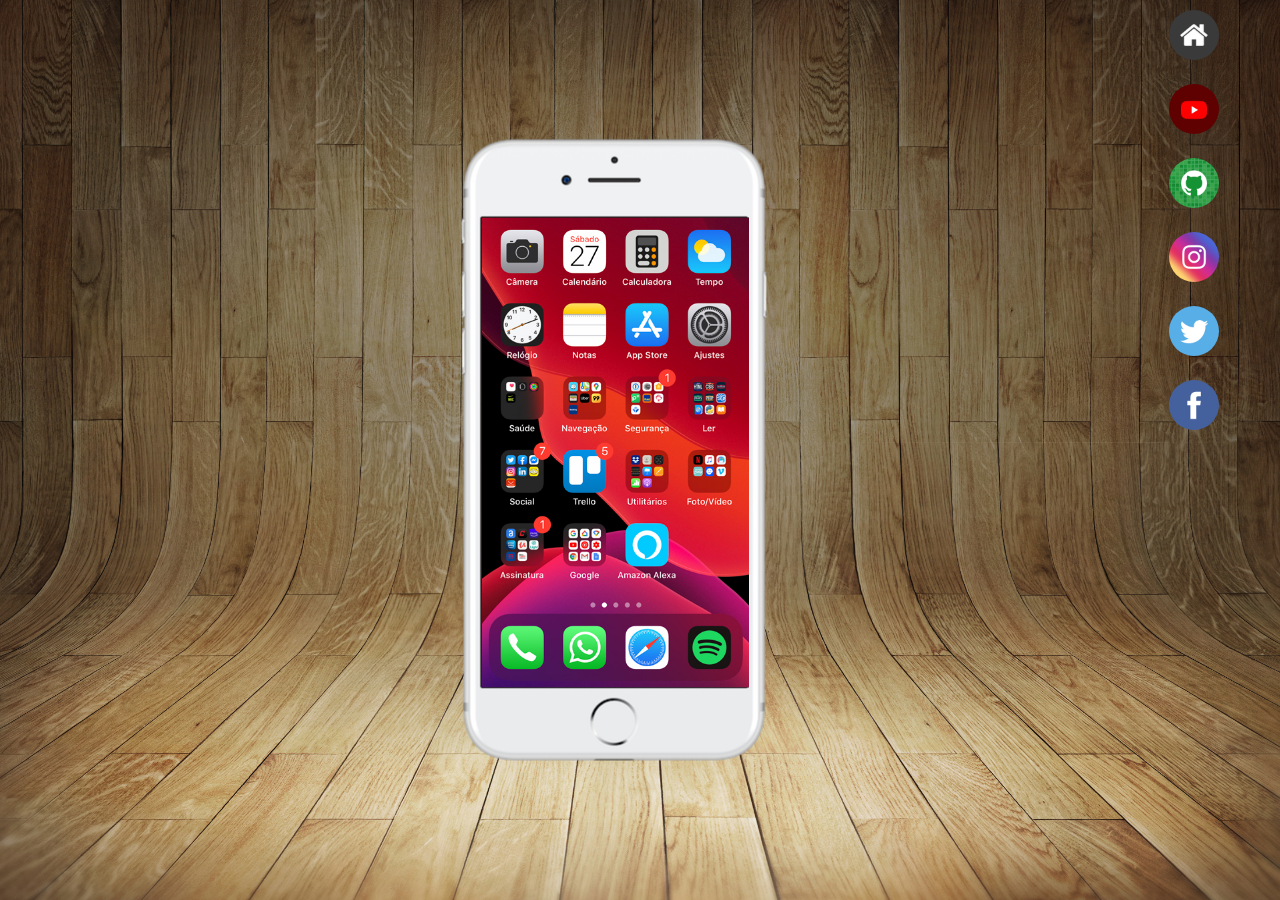
<file: index.html>
<!DOCTYPE html>
<html lang="pt-br">
<head>
    <meta charset="UTF-8">
    <meta http-equiv="X-UA-Compatible" content="IE=edge">
    <meta name="viewport" content="width=device-width, initial-scale=1.0">
    <title>Projeto Redes Sociais</title>
    <link rel="stylesheet" href="estilos/index.css">
</head>
<body>
    <main>
        <section id="telefone">
            <iframe src="home.html" name="background" frameborder="0"></iframe>
        </section>

        <section id="redes-sociais">
            <a href="home.html" target="background"><img src="imagens/logo-home.jpg" alt="Home"></a> <br>
            <a href="youtube.html" target="background"><img src="imagens/logo-youtube.jpg" alt="YouTube"></a> <br>
            <a href="github.html" target="background"><img src="imagens/logo-github.jpg" alt=""></a> <br>
            <a href="instagram.html" target="background"><img src="imagens/logo-instagram.jpg" alt=""></a> <br>
            <a href="twitter.html" target="background"><img src="imagens/logo-twitter.jpg" alt=""></a> <br>
            <a href="facebook.html" target="background"><img src="imagens/logo-facebook.jpg" alt=""></a> <br>
        </section>
    </main>
</body>
</html>
</file>
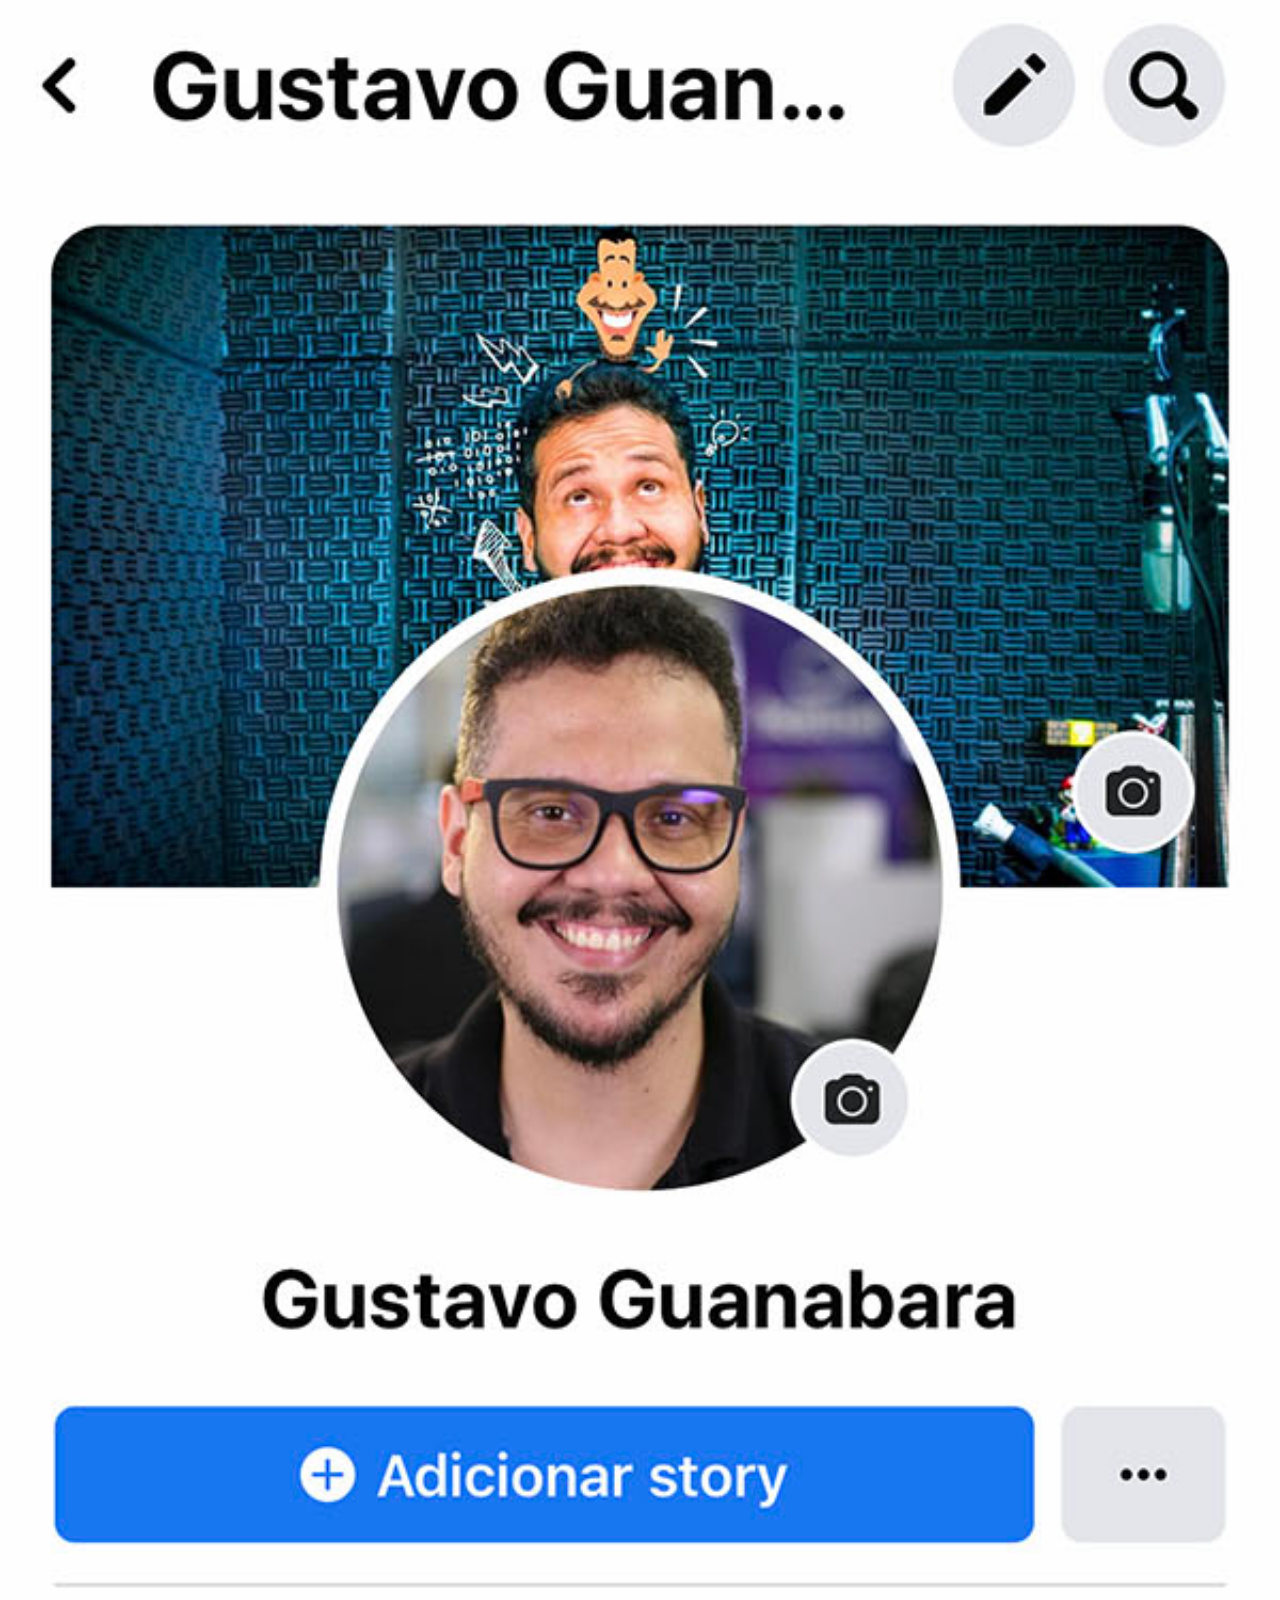
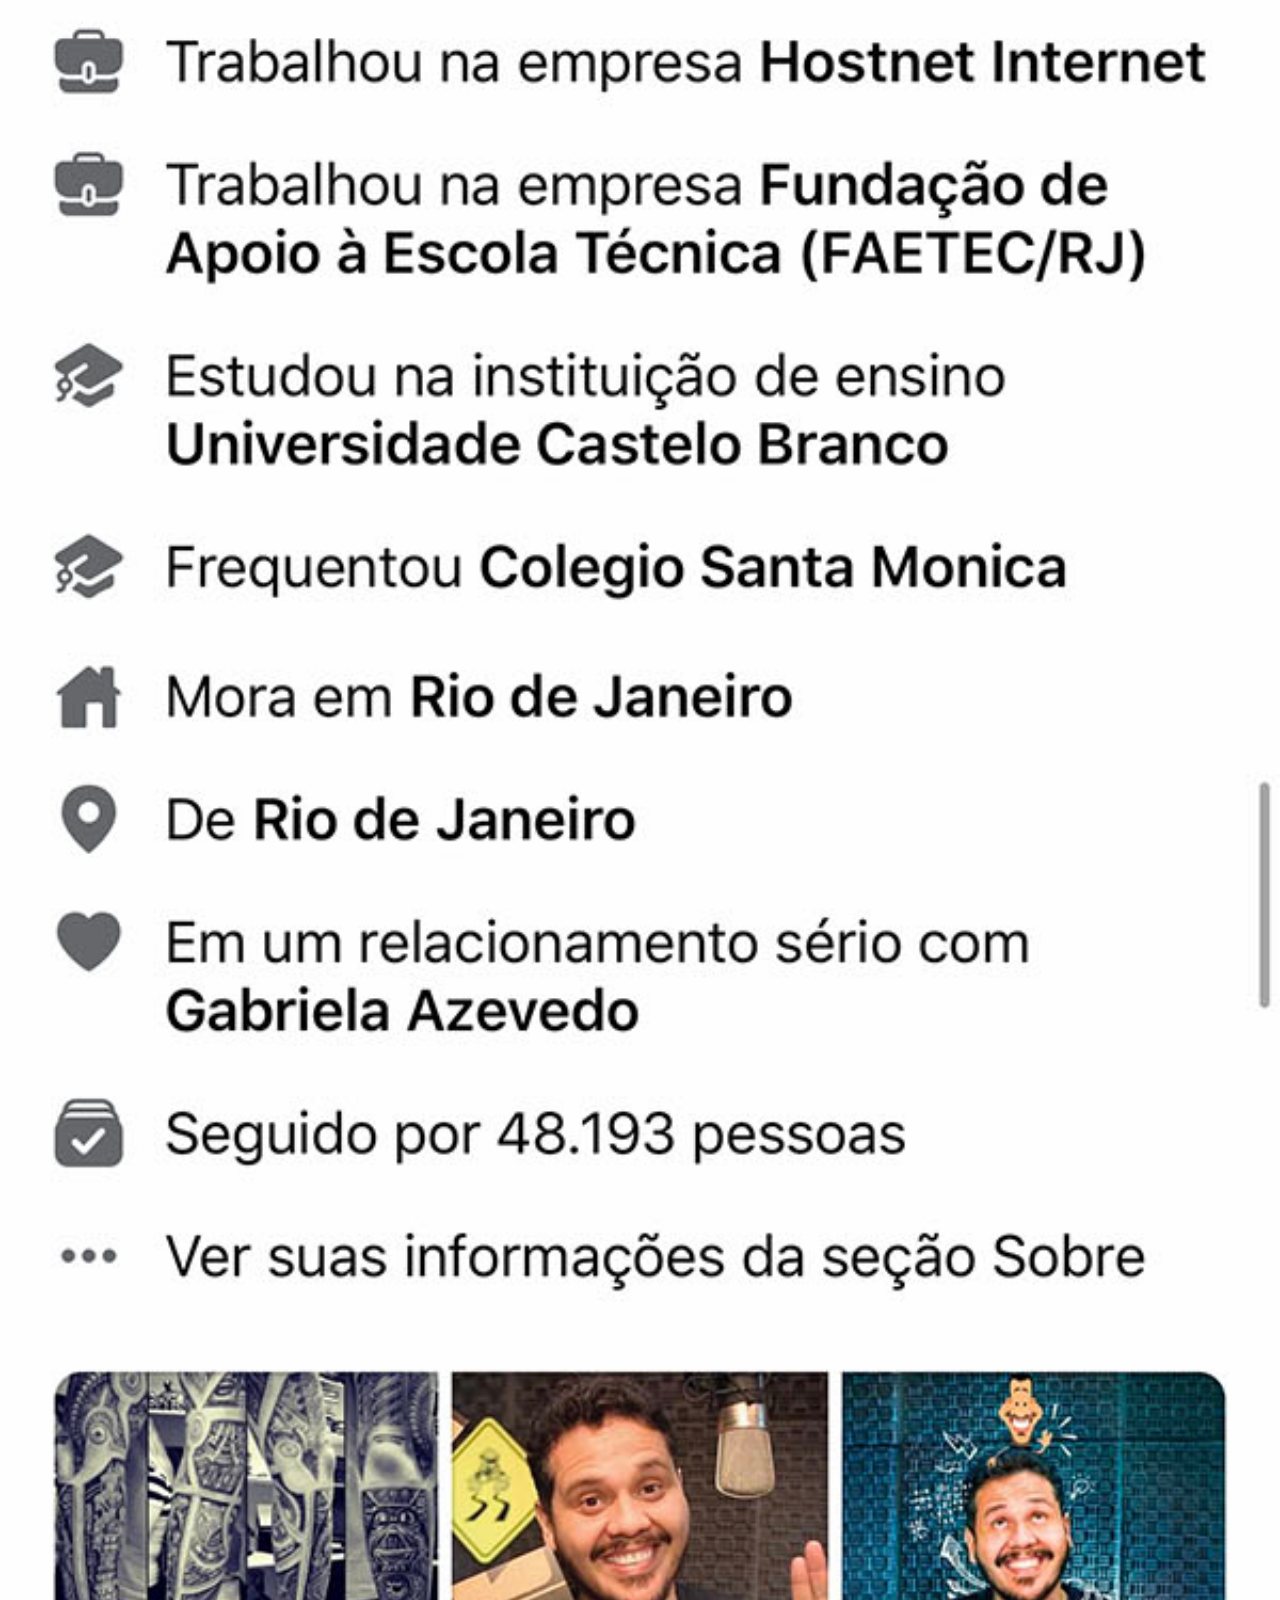
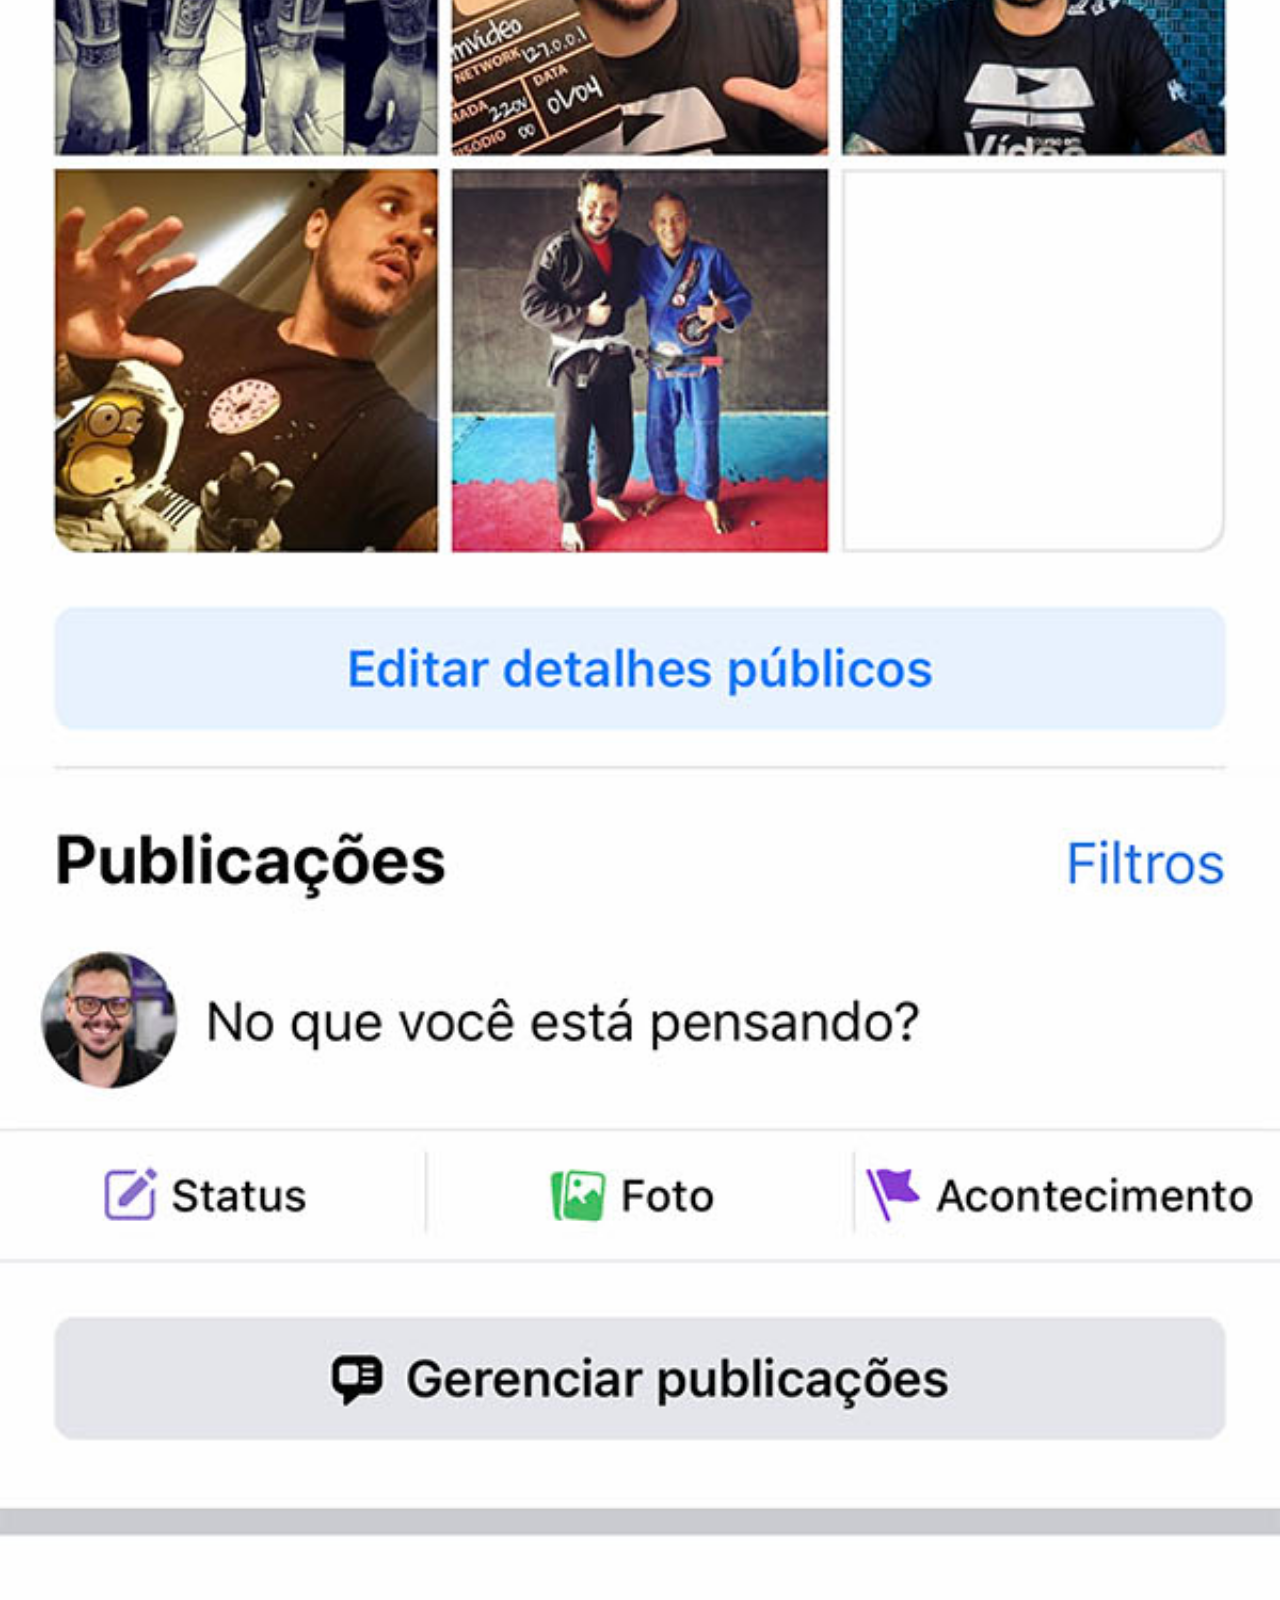
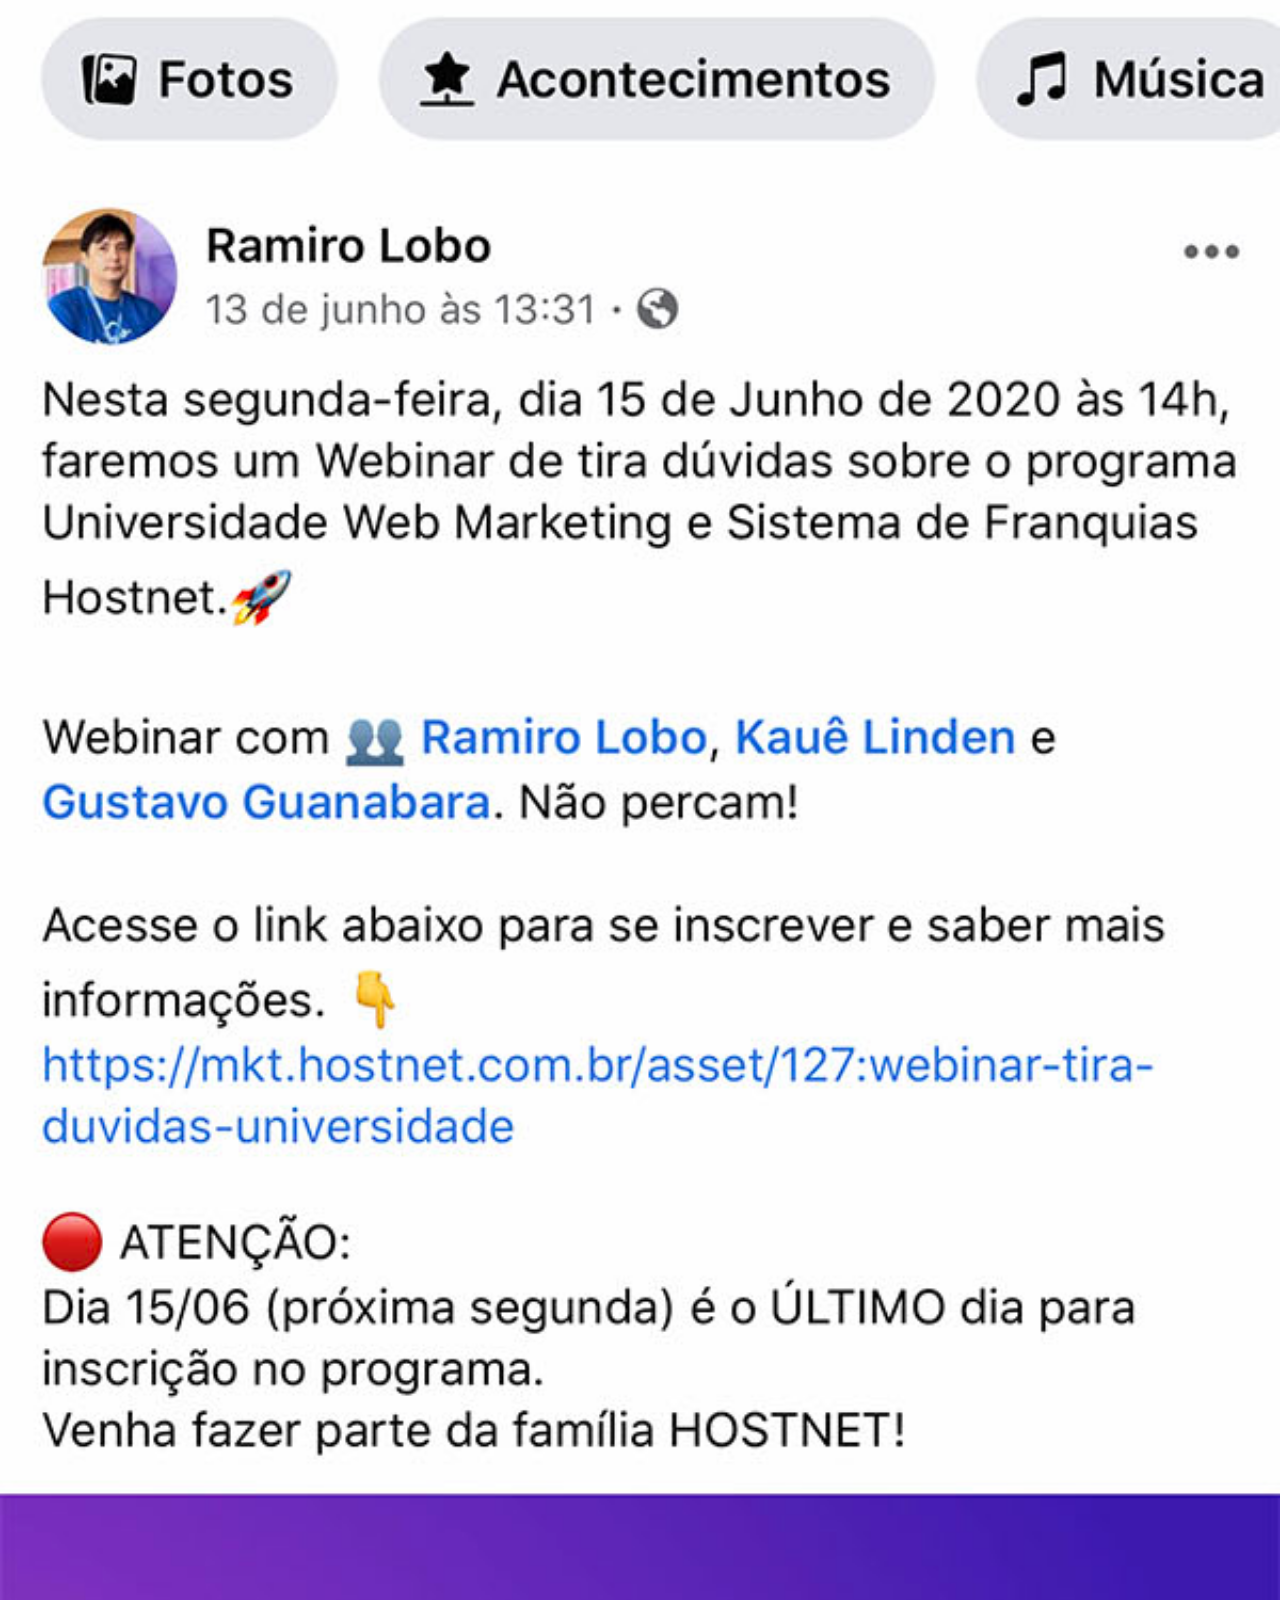
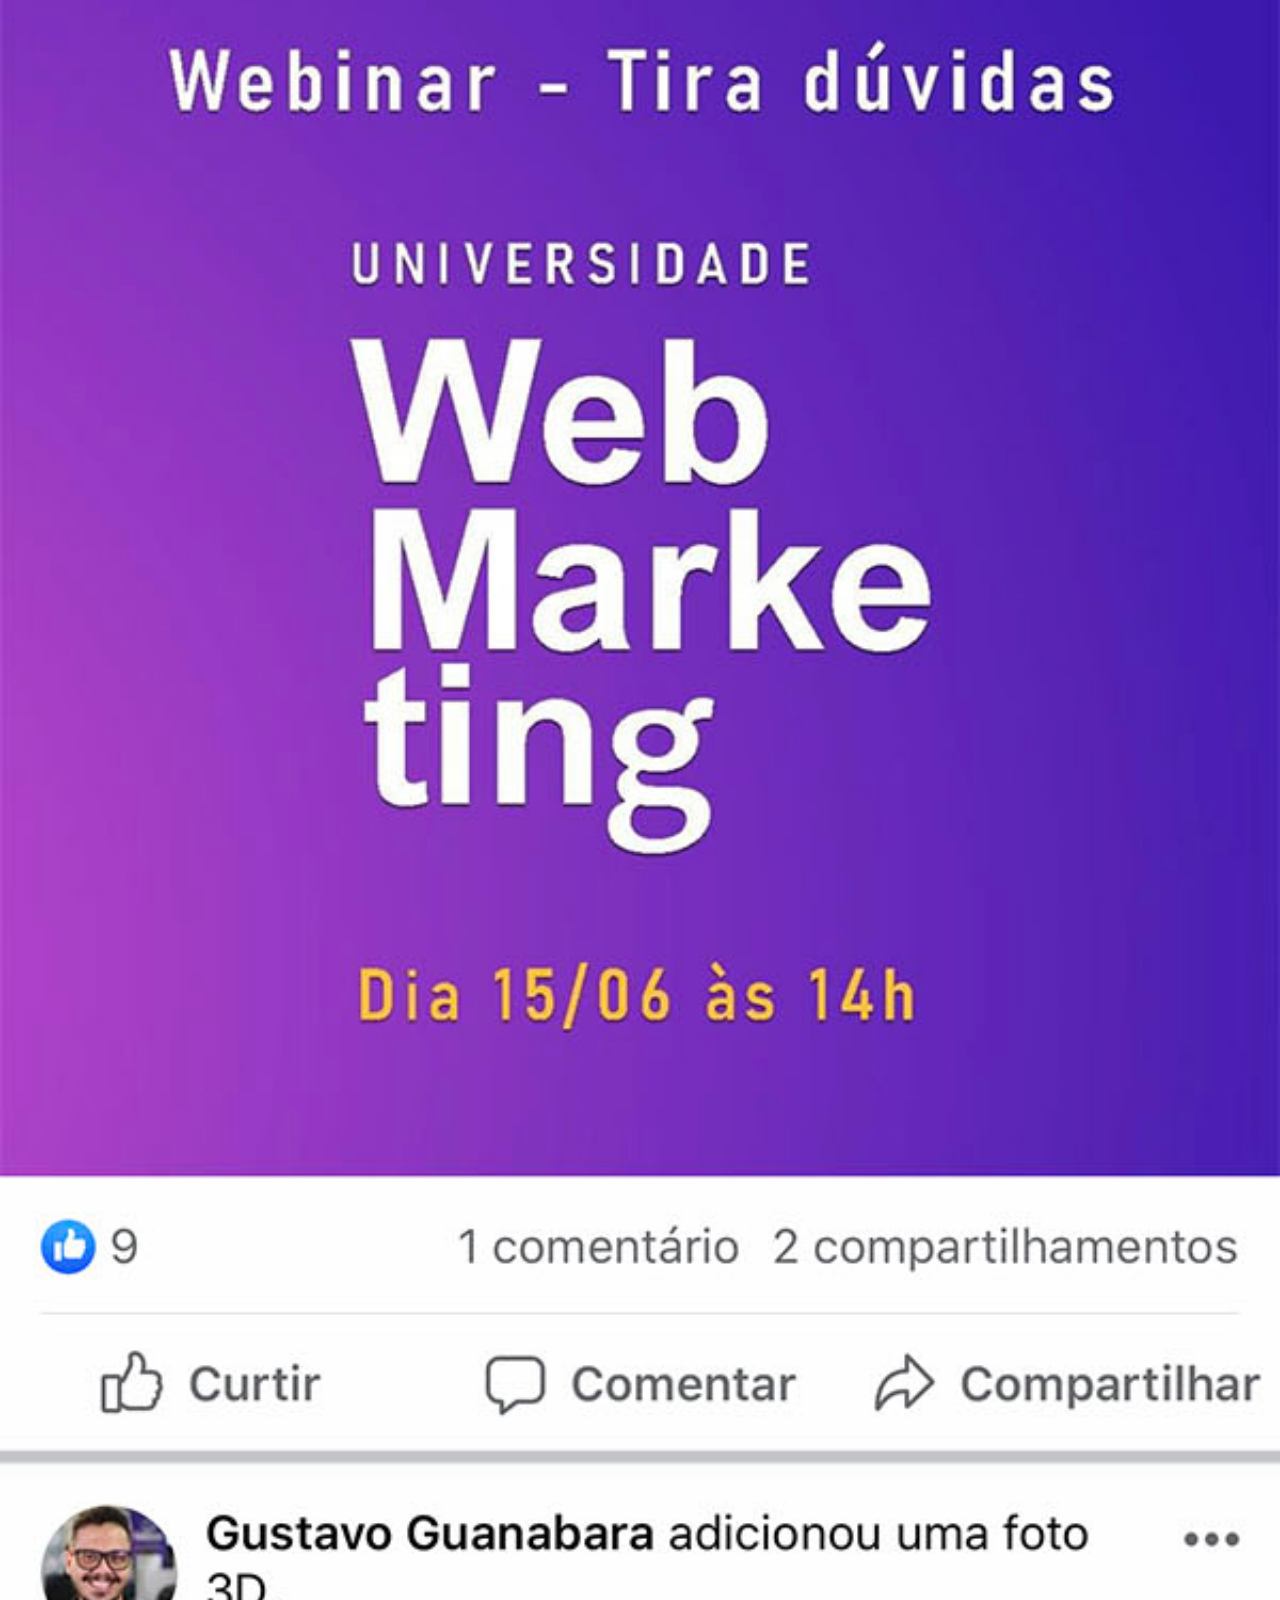
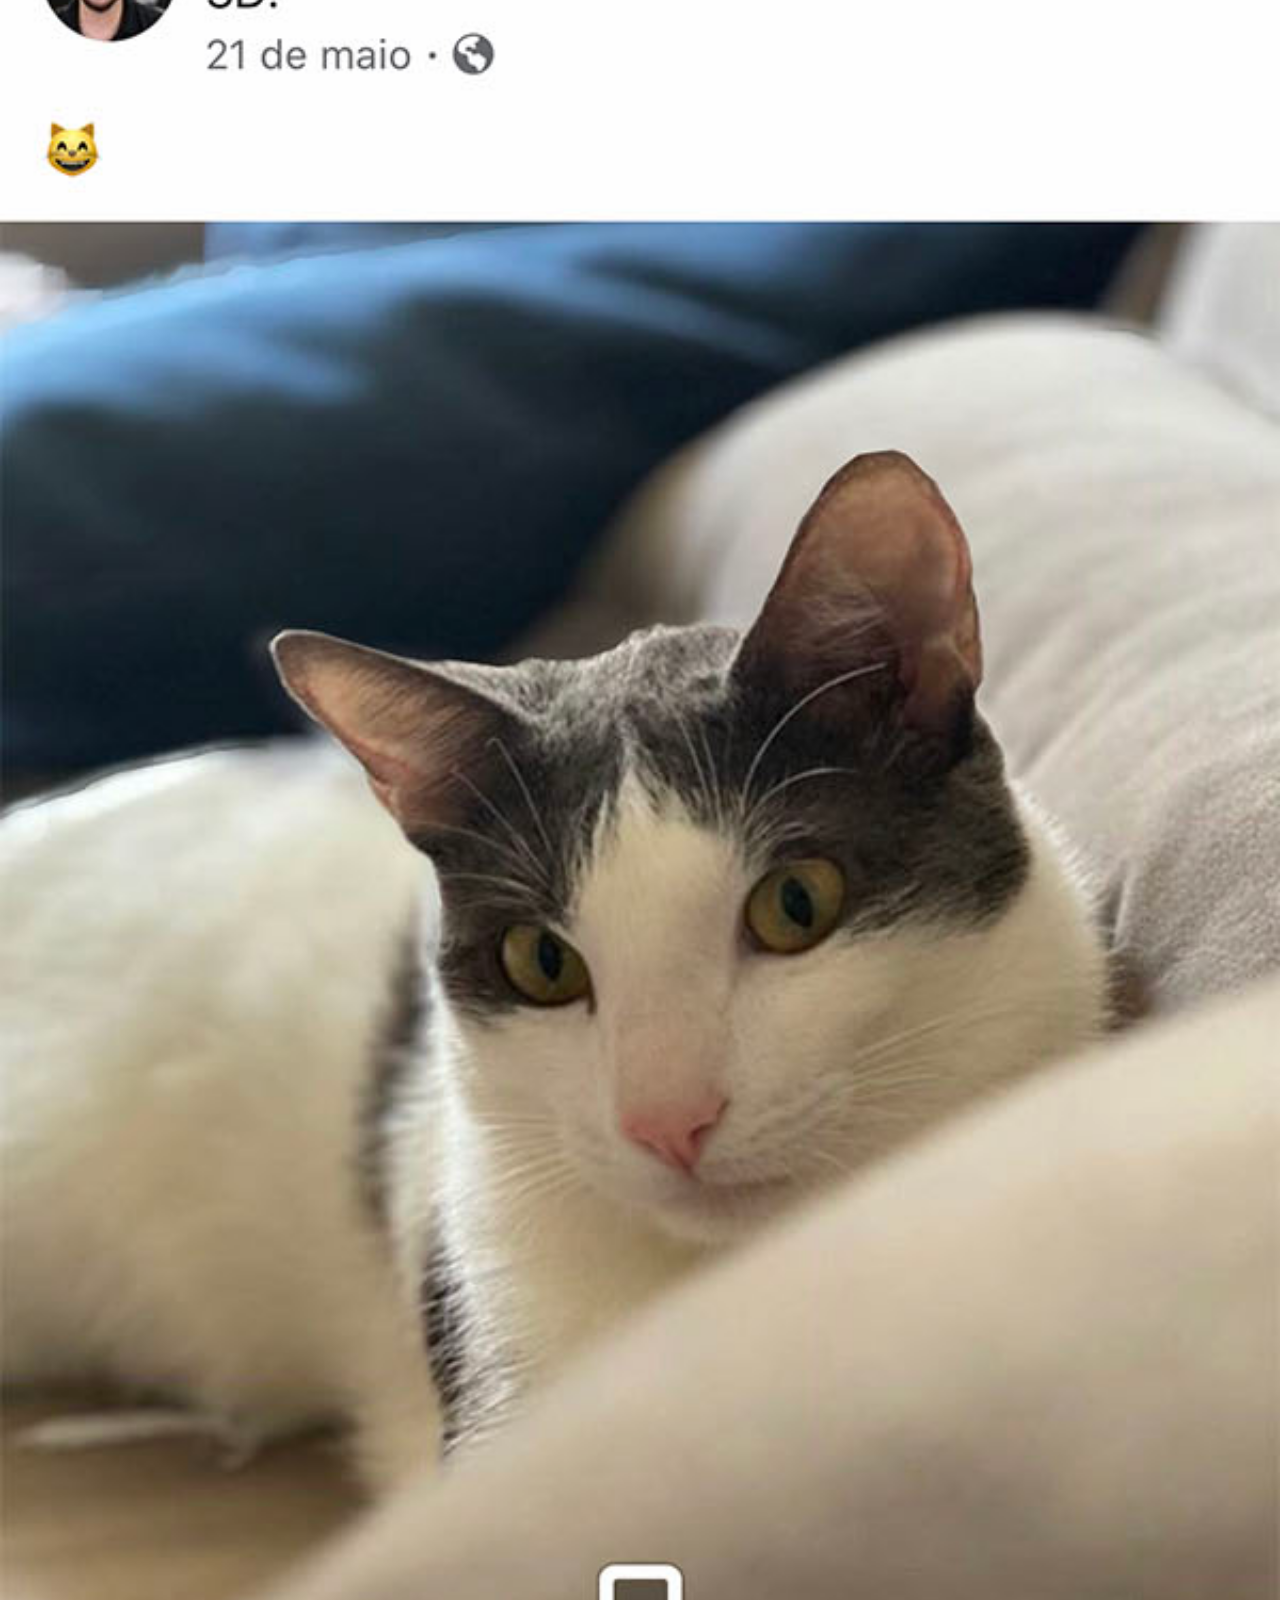
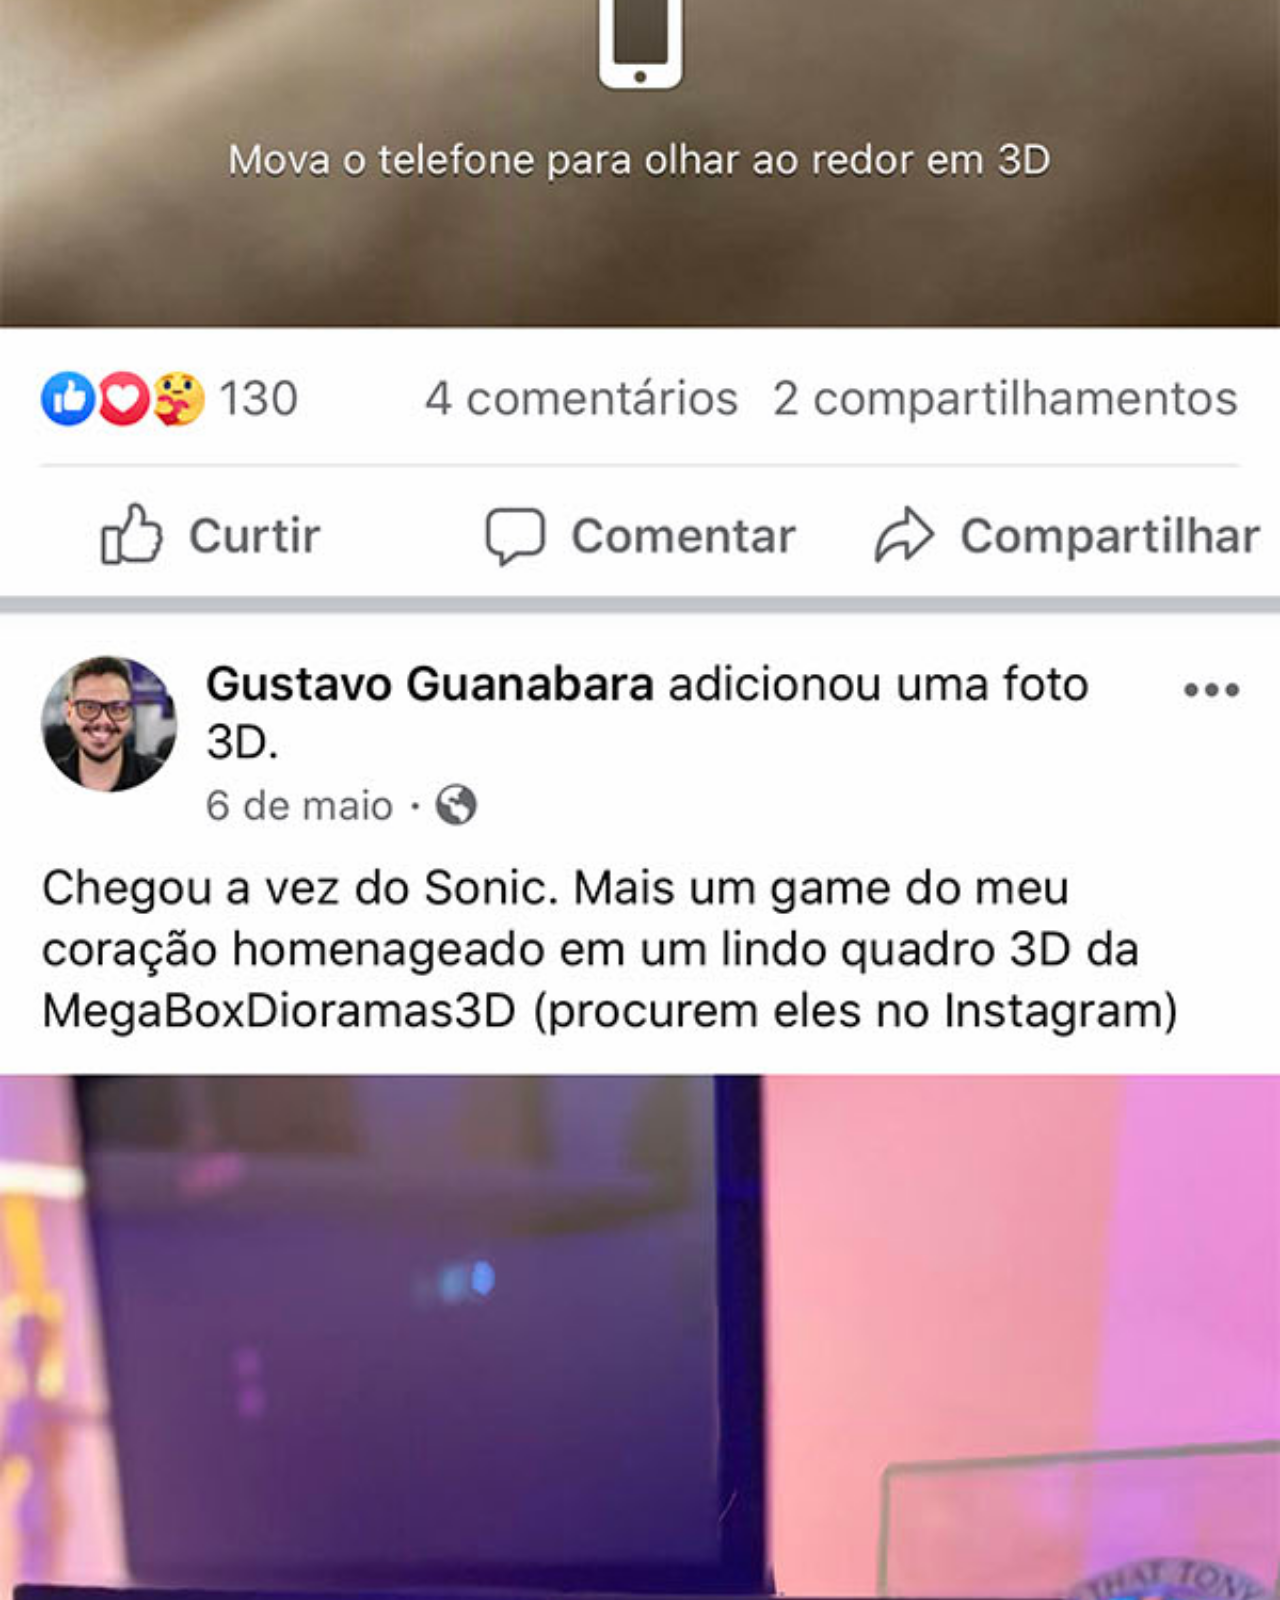
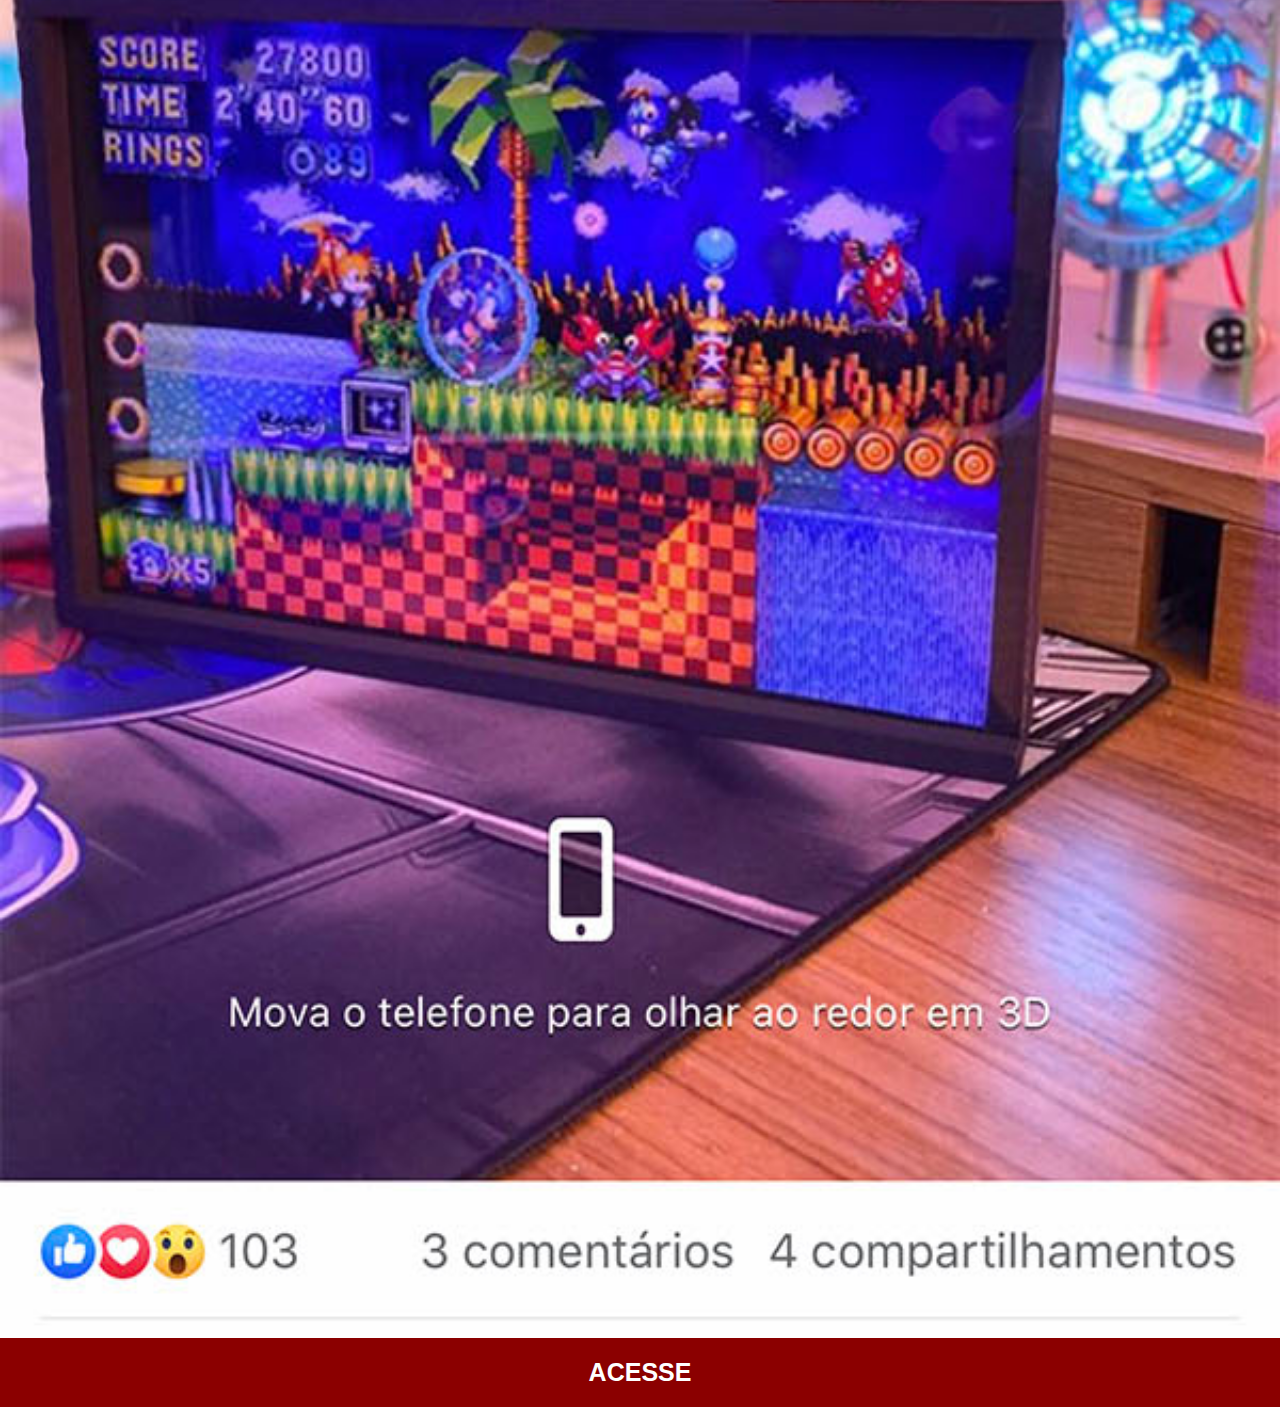
<file: facebook.html>
<!DOCTYPE html>
<html lang="pt-br">
<head>
    <meta charset="UTF-8">
    <meta http-equiv="X-UA-Compatible" content="IE=edge">
    <meta name="viewport" content="width=device-width, initial-scale=1.0">
    <title>YouTube</title>
    <style>
         *
        {
            margin: 0px;
            padding: 0px;
            font-family: Arial, Helvetica, sans-serif;
        }
        ::-webkit-scrollbar
        {
            width: 0px;
            height: 0px;
        }
        body
        {
            
        }
        img
        {
            display: block;
            margin: auto;
            width: 100%;
            height: 100%;
        }
        div
        {
            text-align: center;
            padding: 20px;
            font-size: 25px;
            font-weight: bolder;
            background-color: darkred;
        }
        a
        {
            color: white;
            text-decoration: none;
            box-sizing: content-box;
        }
        div:hover
        {
            background-color: rgb(170, 0, 0);
            transition-duration: 0.3s;
        }
    </style>
</head>
<body>
    <img src="imagens/tela-facebook.jpg" alt="Facebook">
        <a href="https://www.youtube.com/c/CursoemV%C3%ADdeo">
            <div>
                <p>ACESSE</p>
            </div>
        </a>
</body>
</html>
</file>
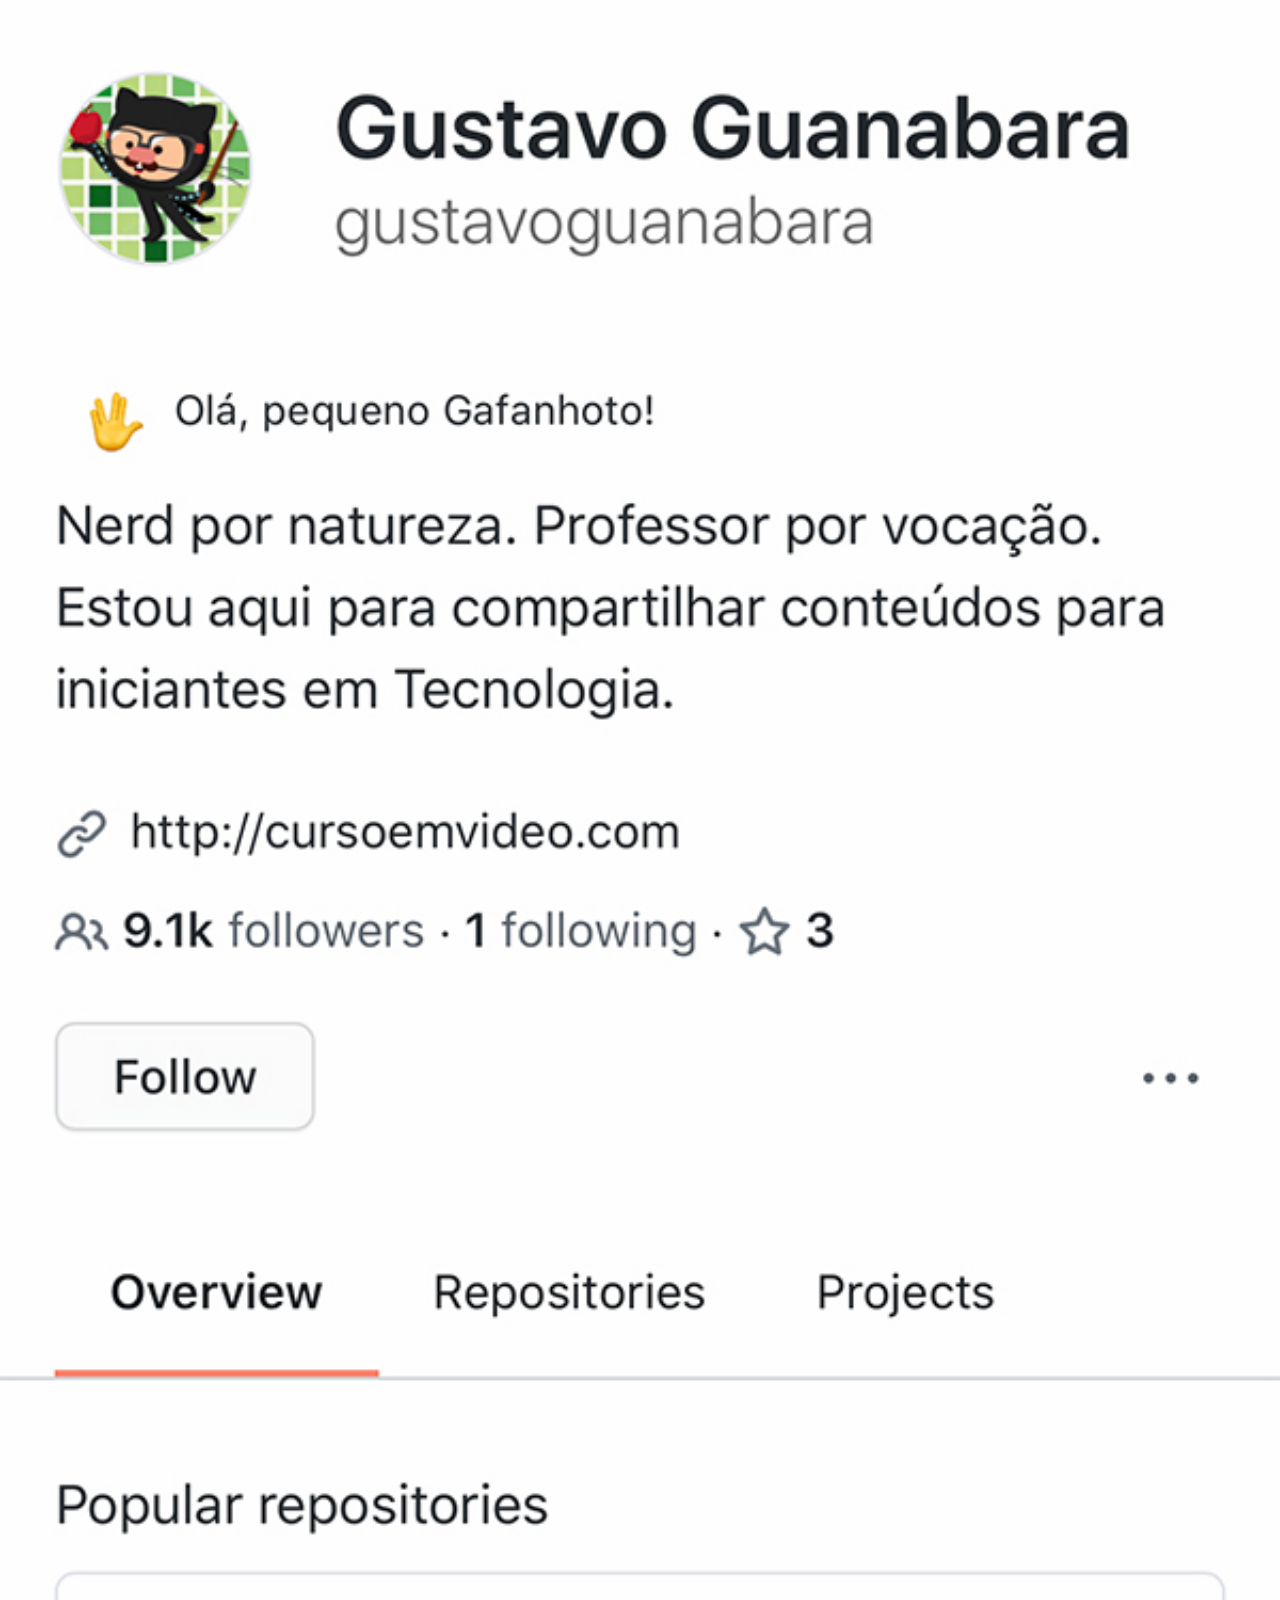
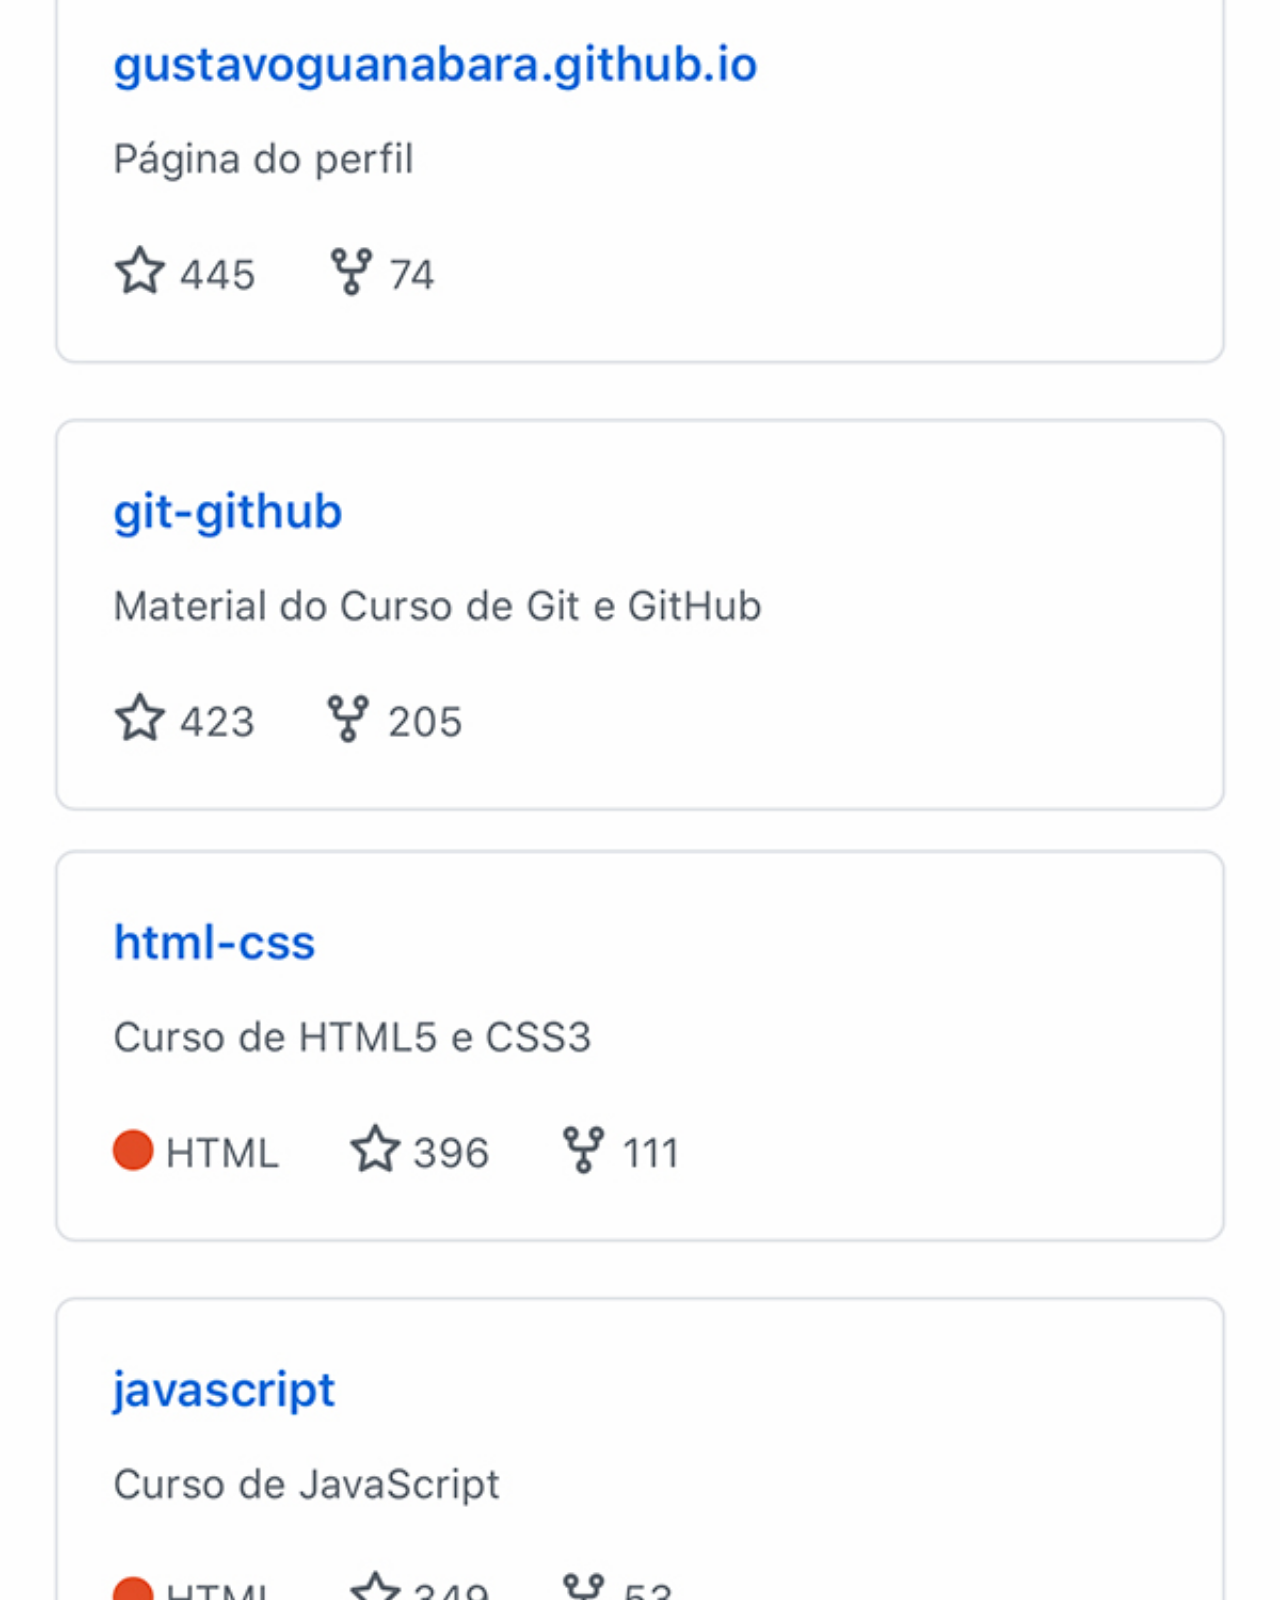
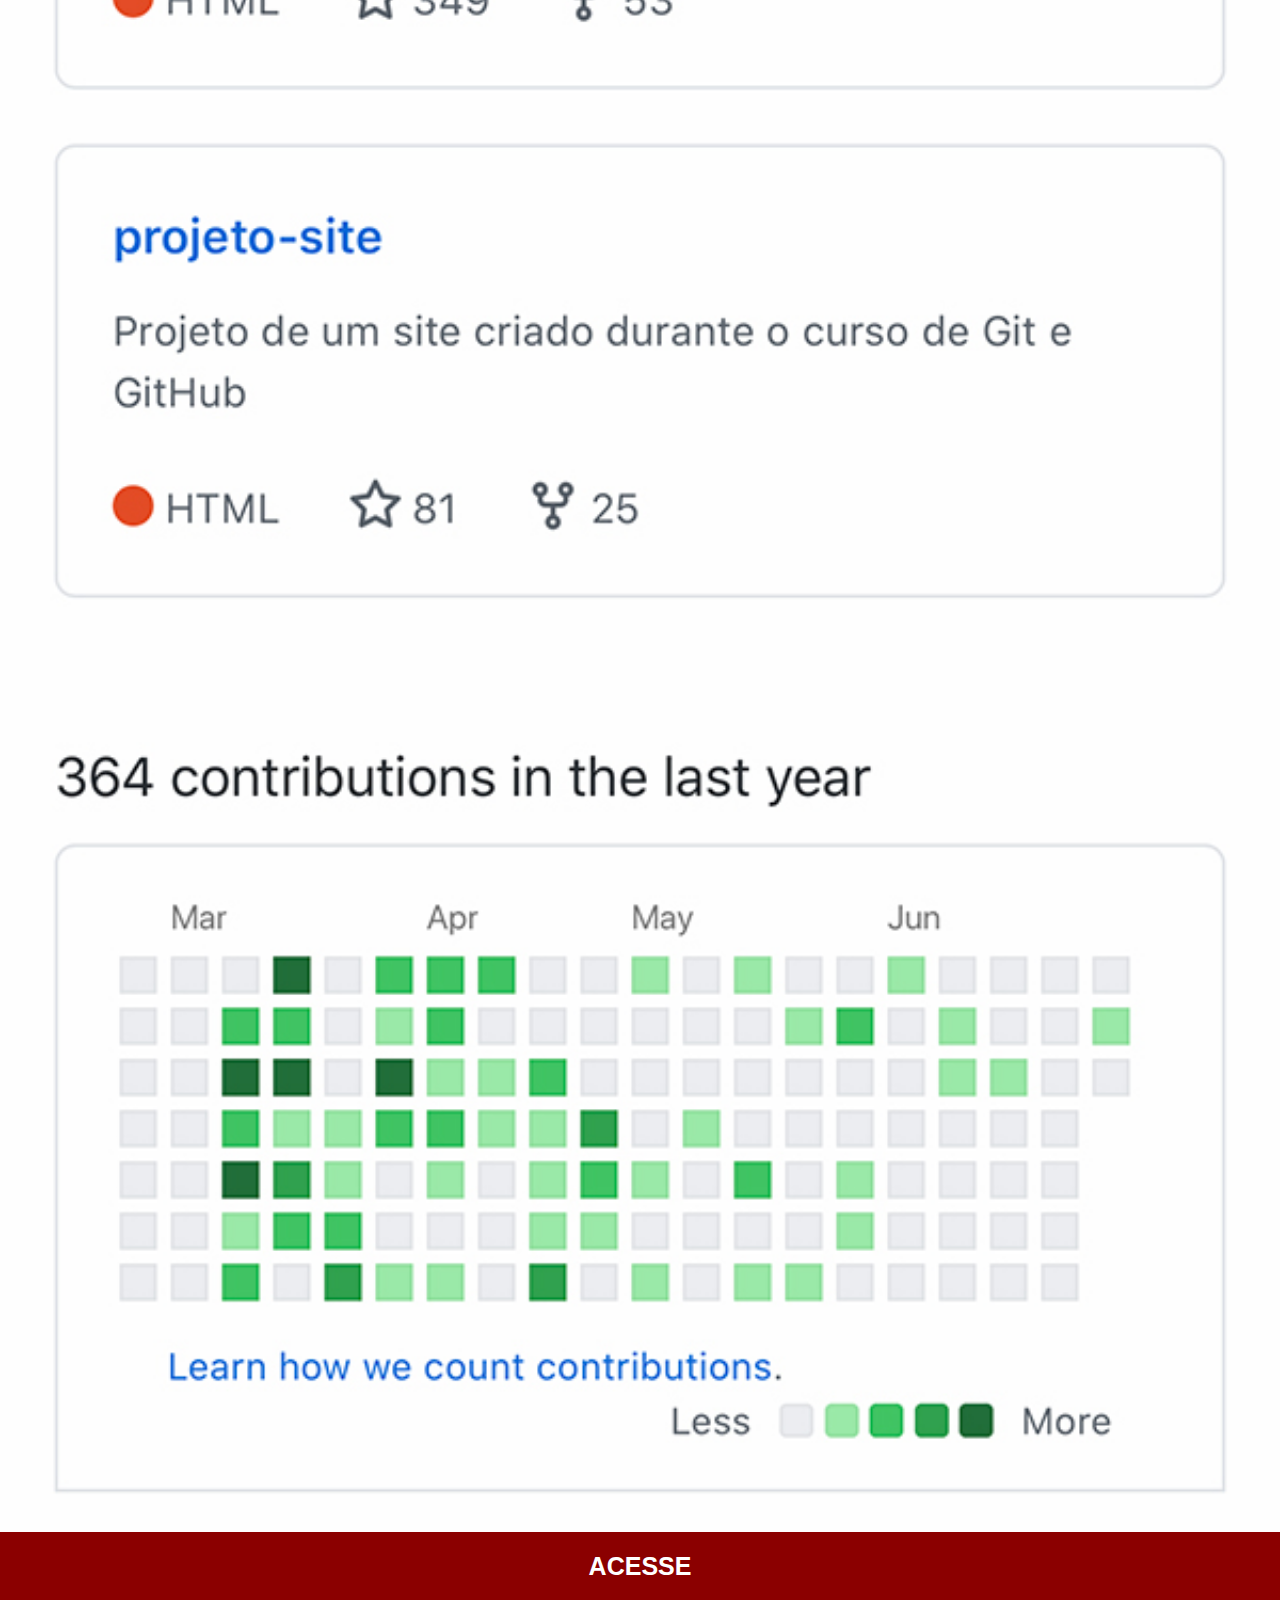
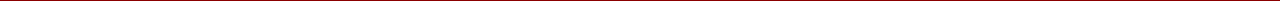
<file: github.html>
<!DOCTYPE html>
<html lang="pt-br">
<head>
    <meta charset="UTF-8">
    <meta http-equiv="X-UA-Compatible" content="IE=edge">
    <meta name="viewport" content="width=device-width, initial-scale=1.0">
    <title>YouTube</title>
    <style>
         *
        {
            margin: 0px;
            padding: 0px;
            font-family: Arial, Helvetica, sans-serif;
        }
        ::-webkit-scrollbar
        {
            width: 0px;
            height: 0px;
        }
        body
        {
            
        }
        img
        {
            display: block;
            margin: auto;
            width: 100%;
            height: 100%;
        }
        div
        {
            text-align: center;
            padding: 20px;
            font-size: 25px;
            font-weight: bolder;
            background-color: darkred;
        }
        a
        {
            color: white;
            text-decoration: none;
            box-sizing: content-box;
        }
        div:hover
        {
            background-color: rgb(170, 0, 0);
            transition-duration: 0.3s;
        }
    </style>
</head>
<body>
    <img src="imagens/tela-github.jpg" alt="Facebook">
        <a href="https://www.youtube.com/c/CursoemV%C3%ADdeo">
            <div>
                <p>ACESSE</p>
            </div>
        </a>
</body>
</html>
</file>
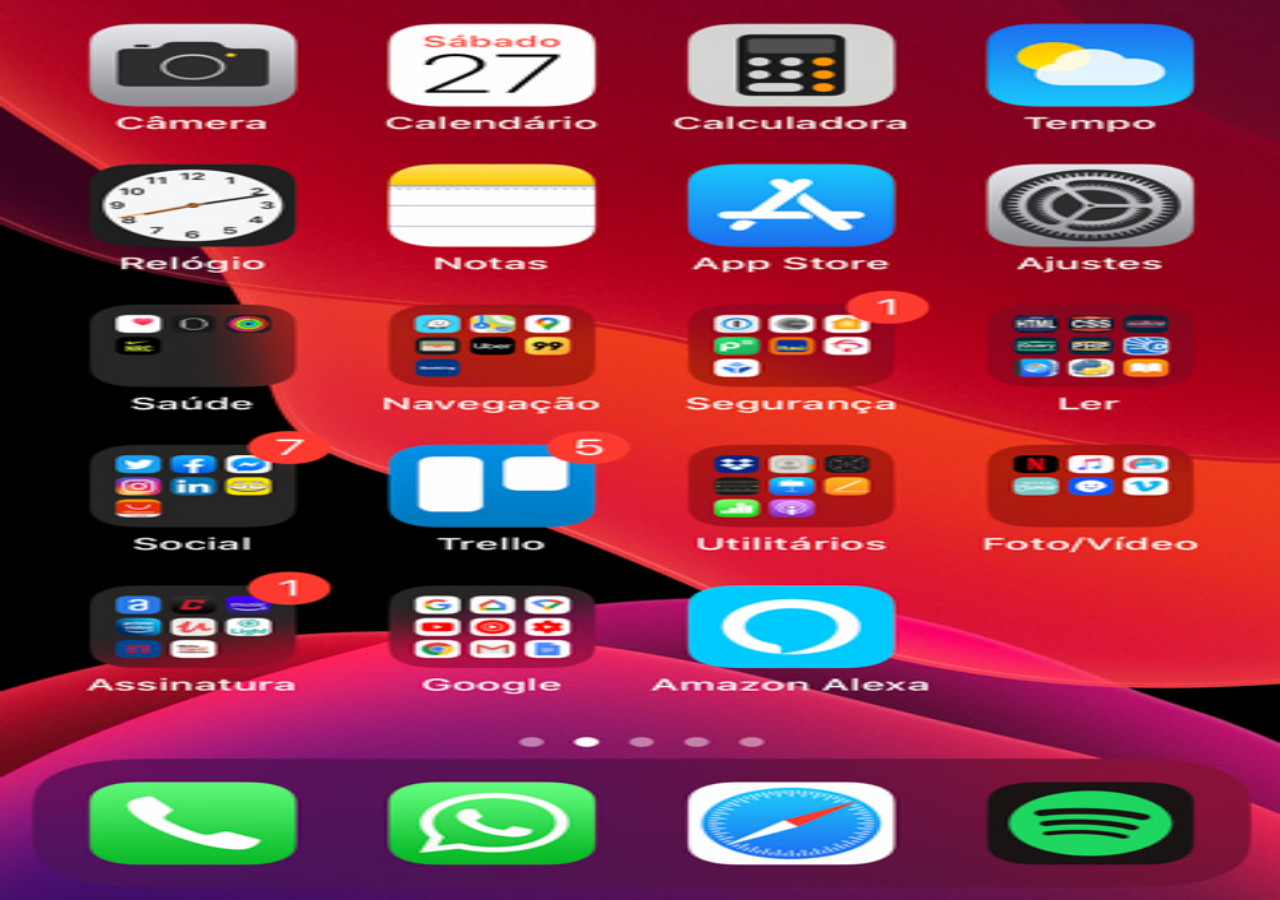
<file: home.html>
<!DOCTYPE html>
<html lang="pt-br">
<head>
    <meta charset="UTF-8">
    <meta http-equiv="X-UA-Compatible" content="IE=edge">
    <meta name="viewport" content="width=device-width, initial-scale=1.0">
    <title>Home</title>
    <style>
        *
        {
            margin: 0px;
            padding: 0px;
        }
        body
        {
            width: 100vw;
            height: 100vh;
            background-color: black;
            background-image: url('imagens/tela-home.jpg');
            background-repeat: no-repeat;
            background-size: 100% 100%;
            background-position: top center;
        }

    </style>
</head>
<body>
    
</body>
</html>
</file>
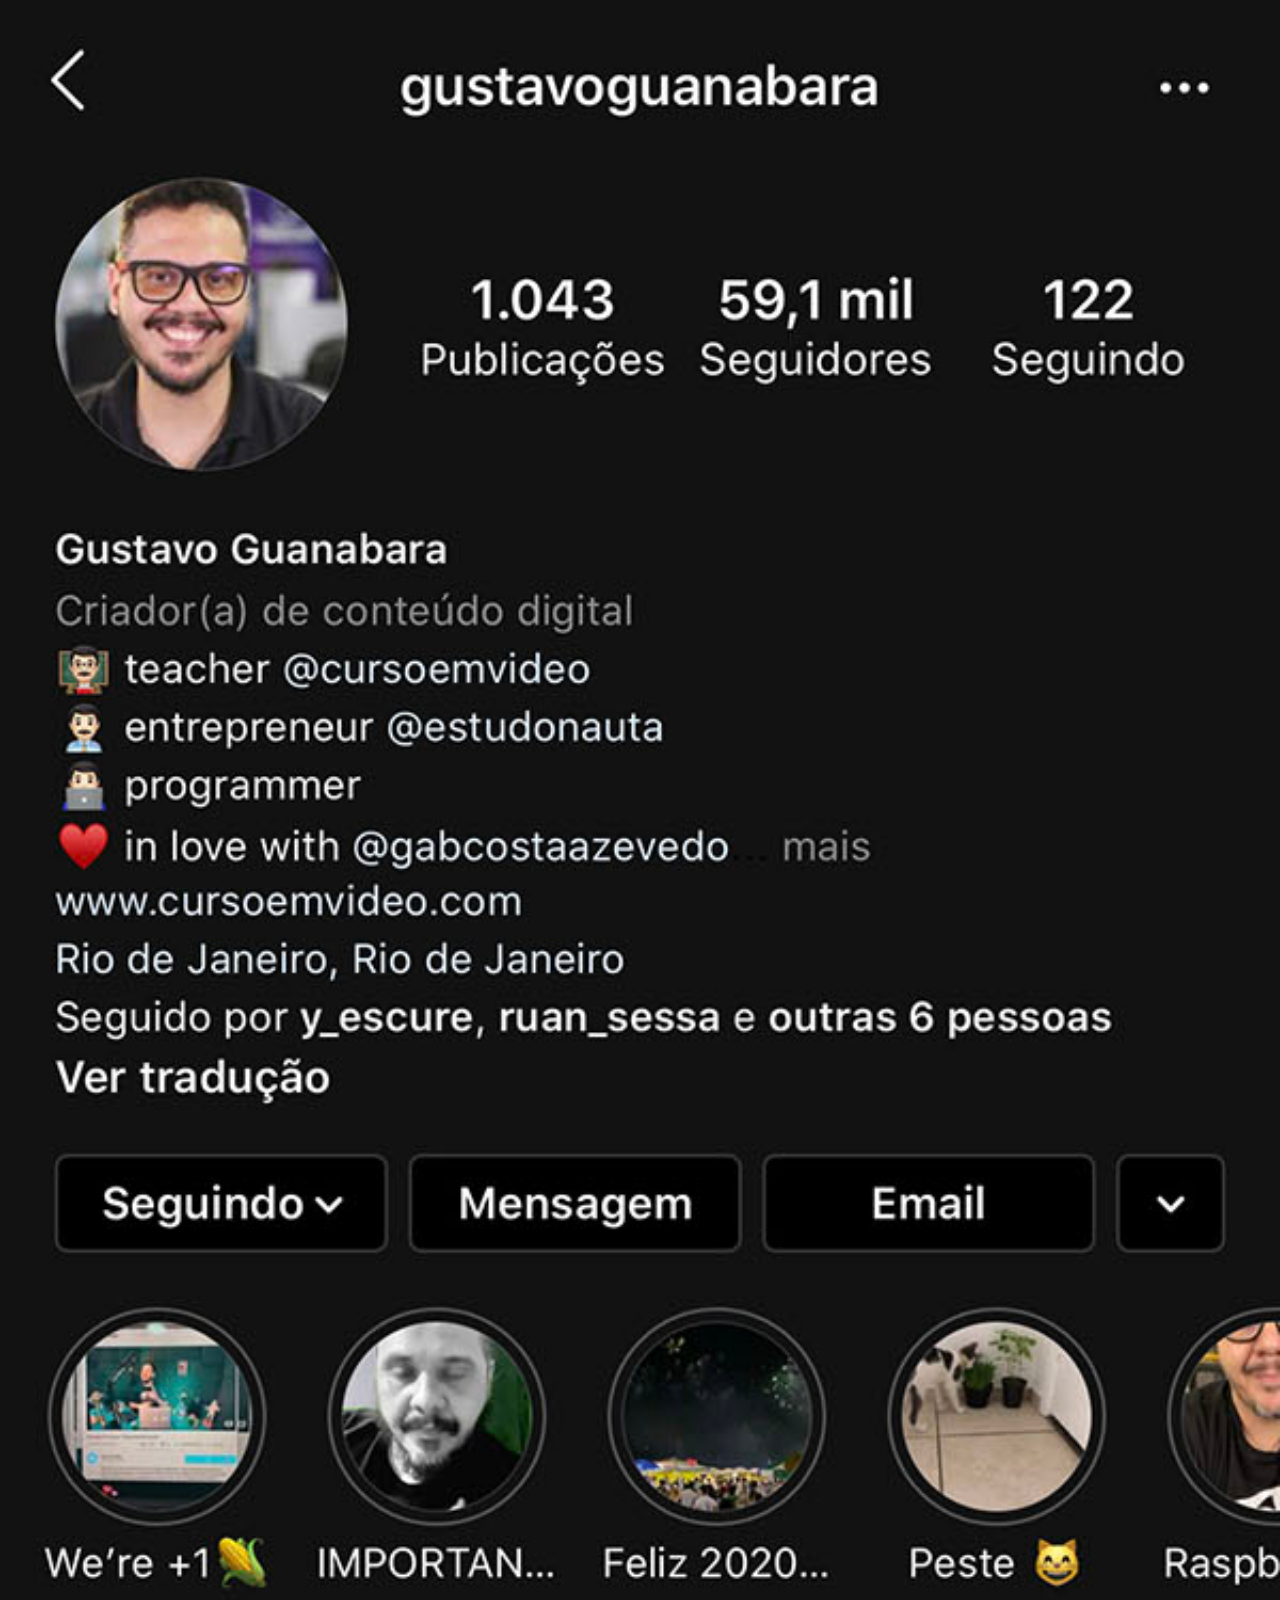
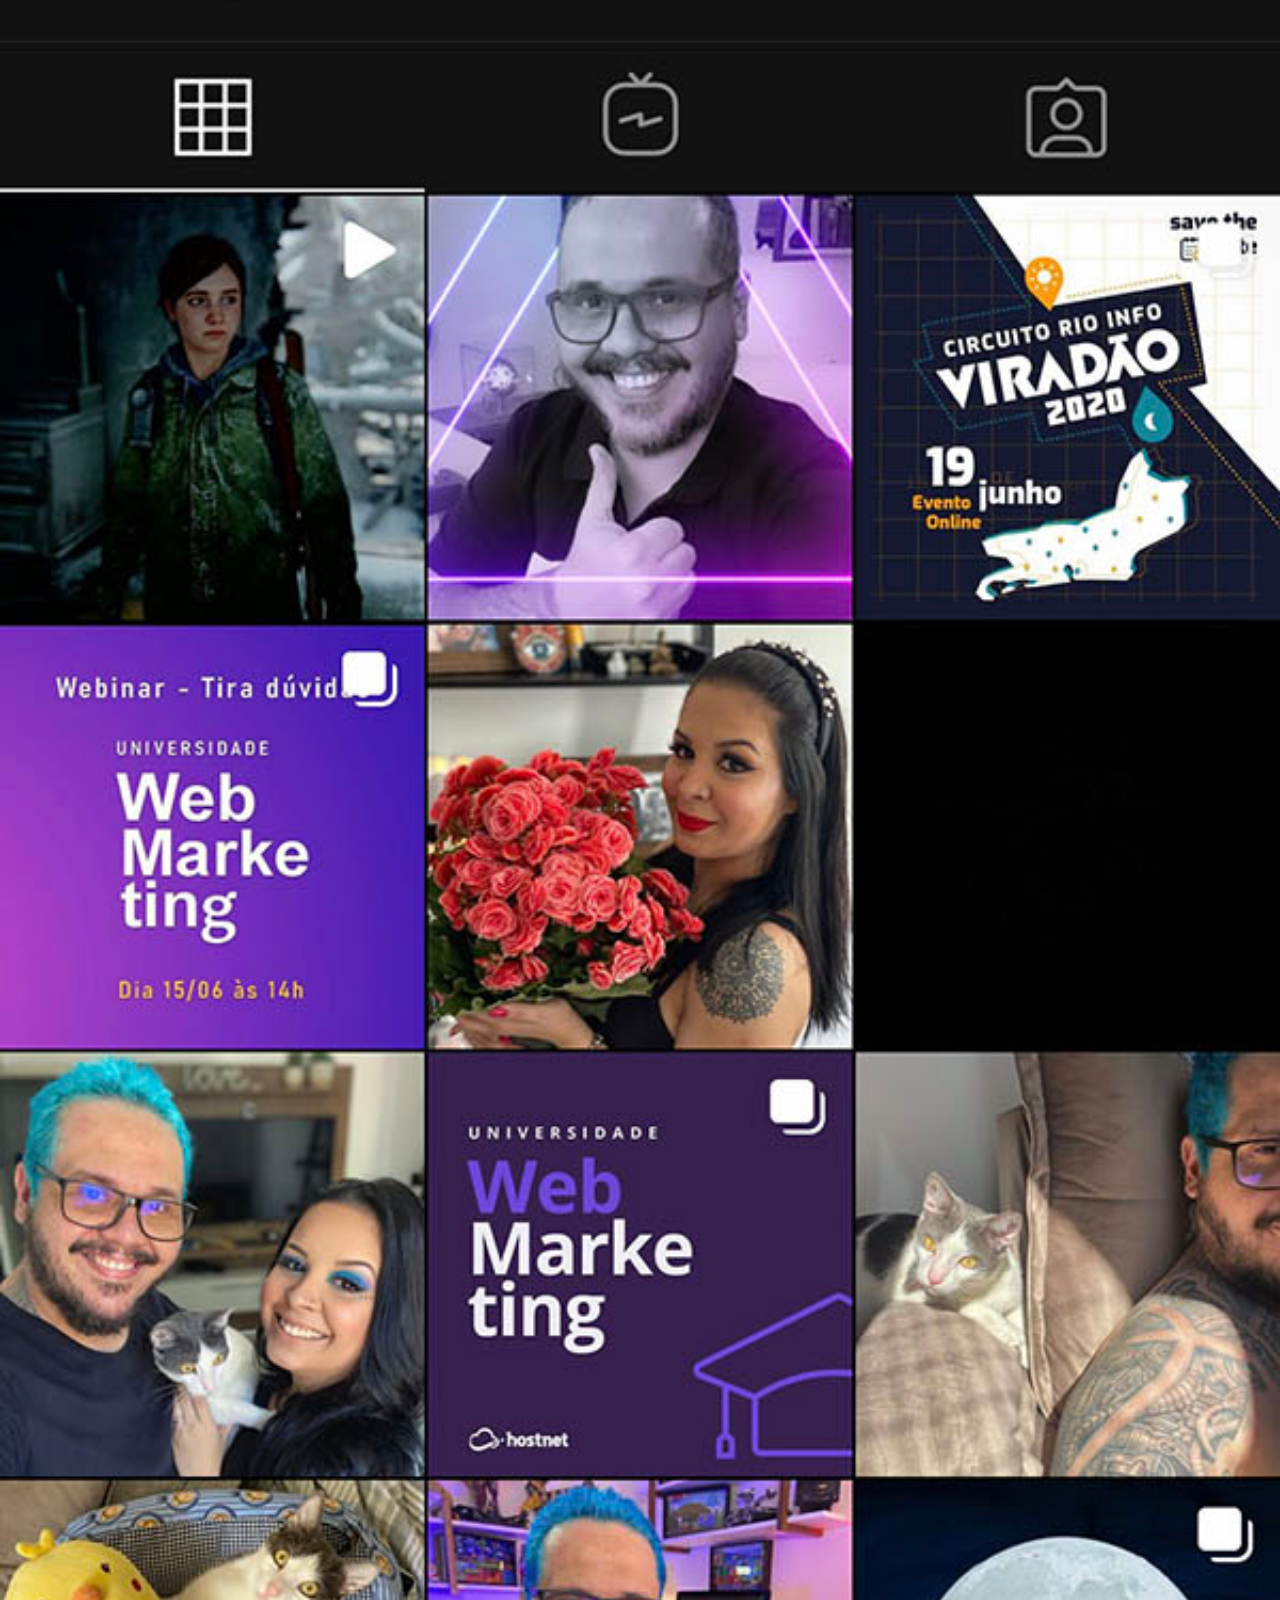
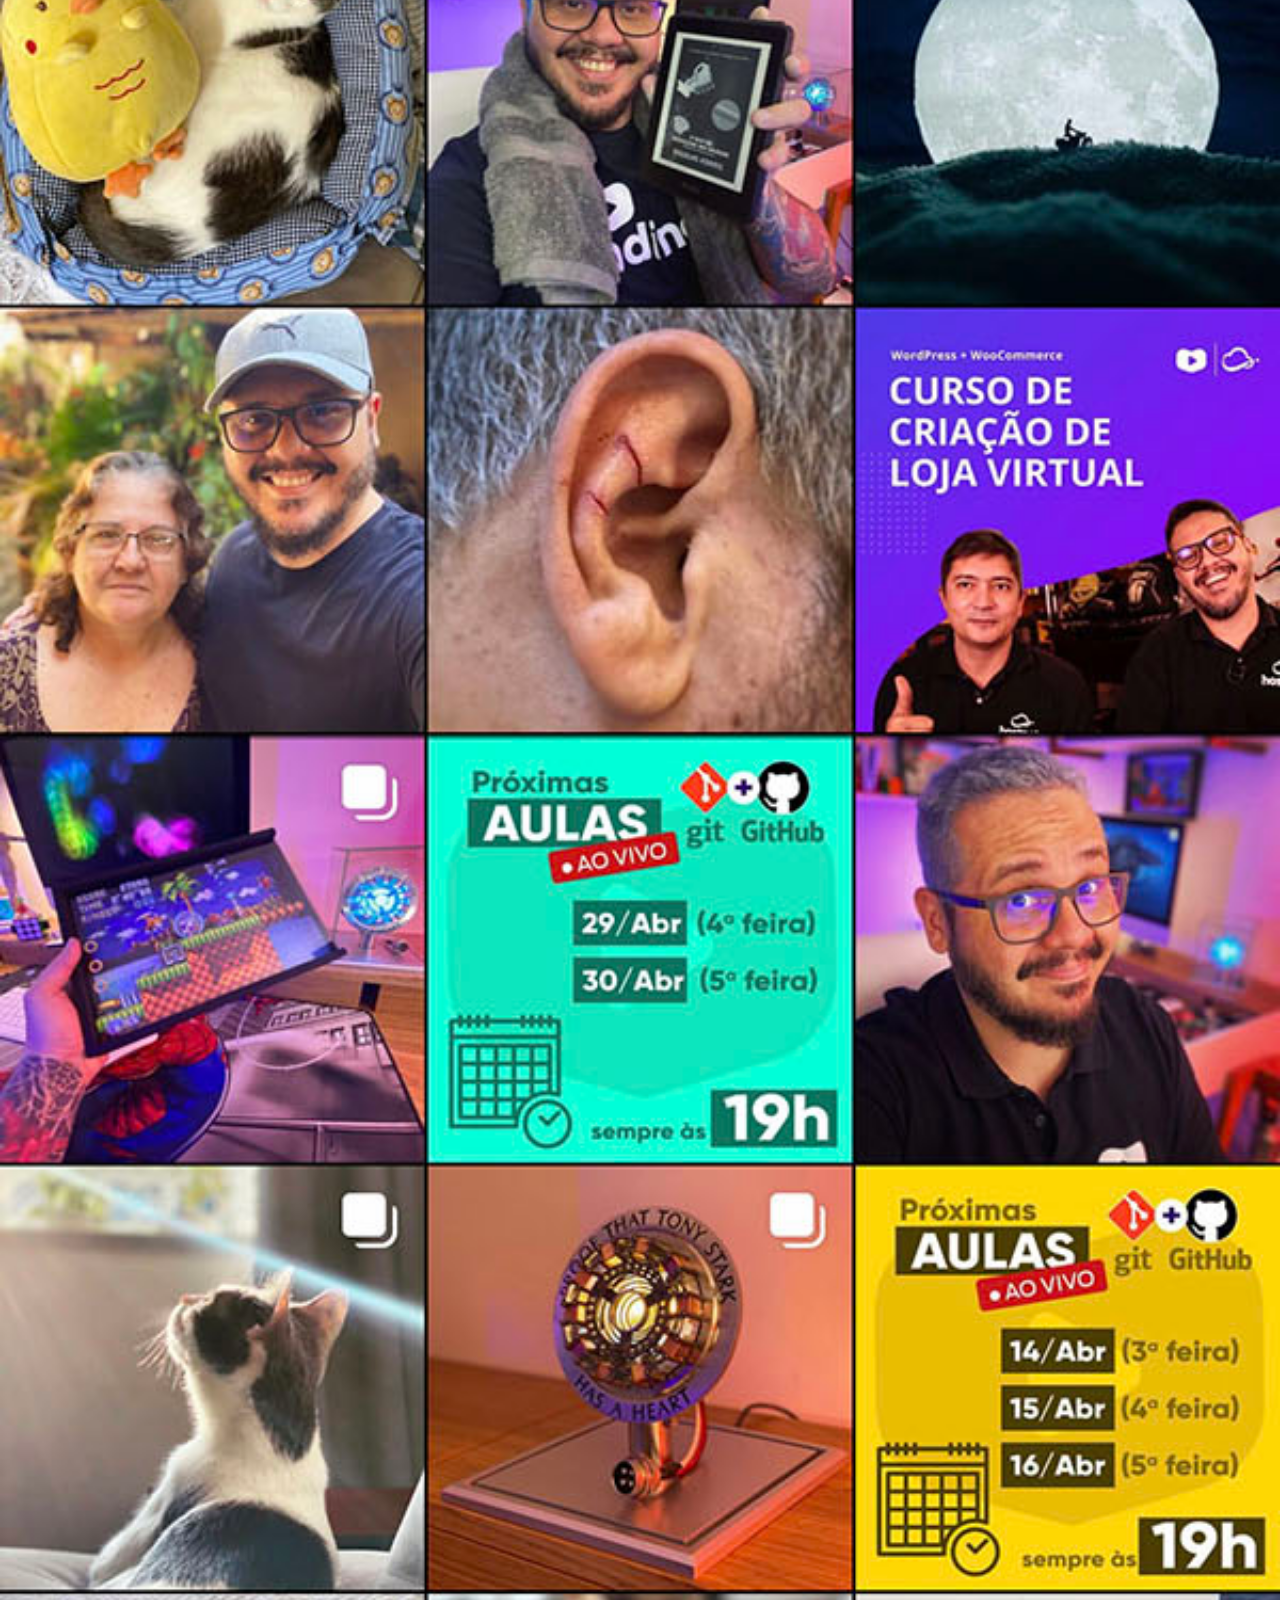
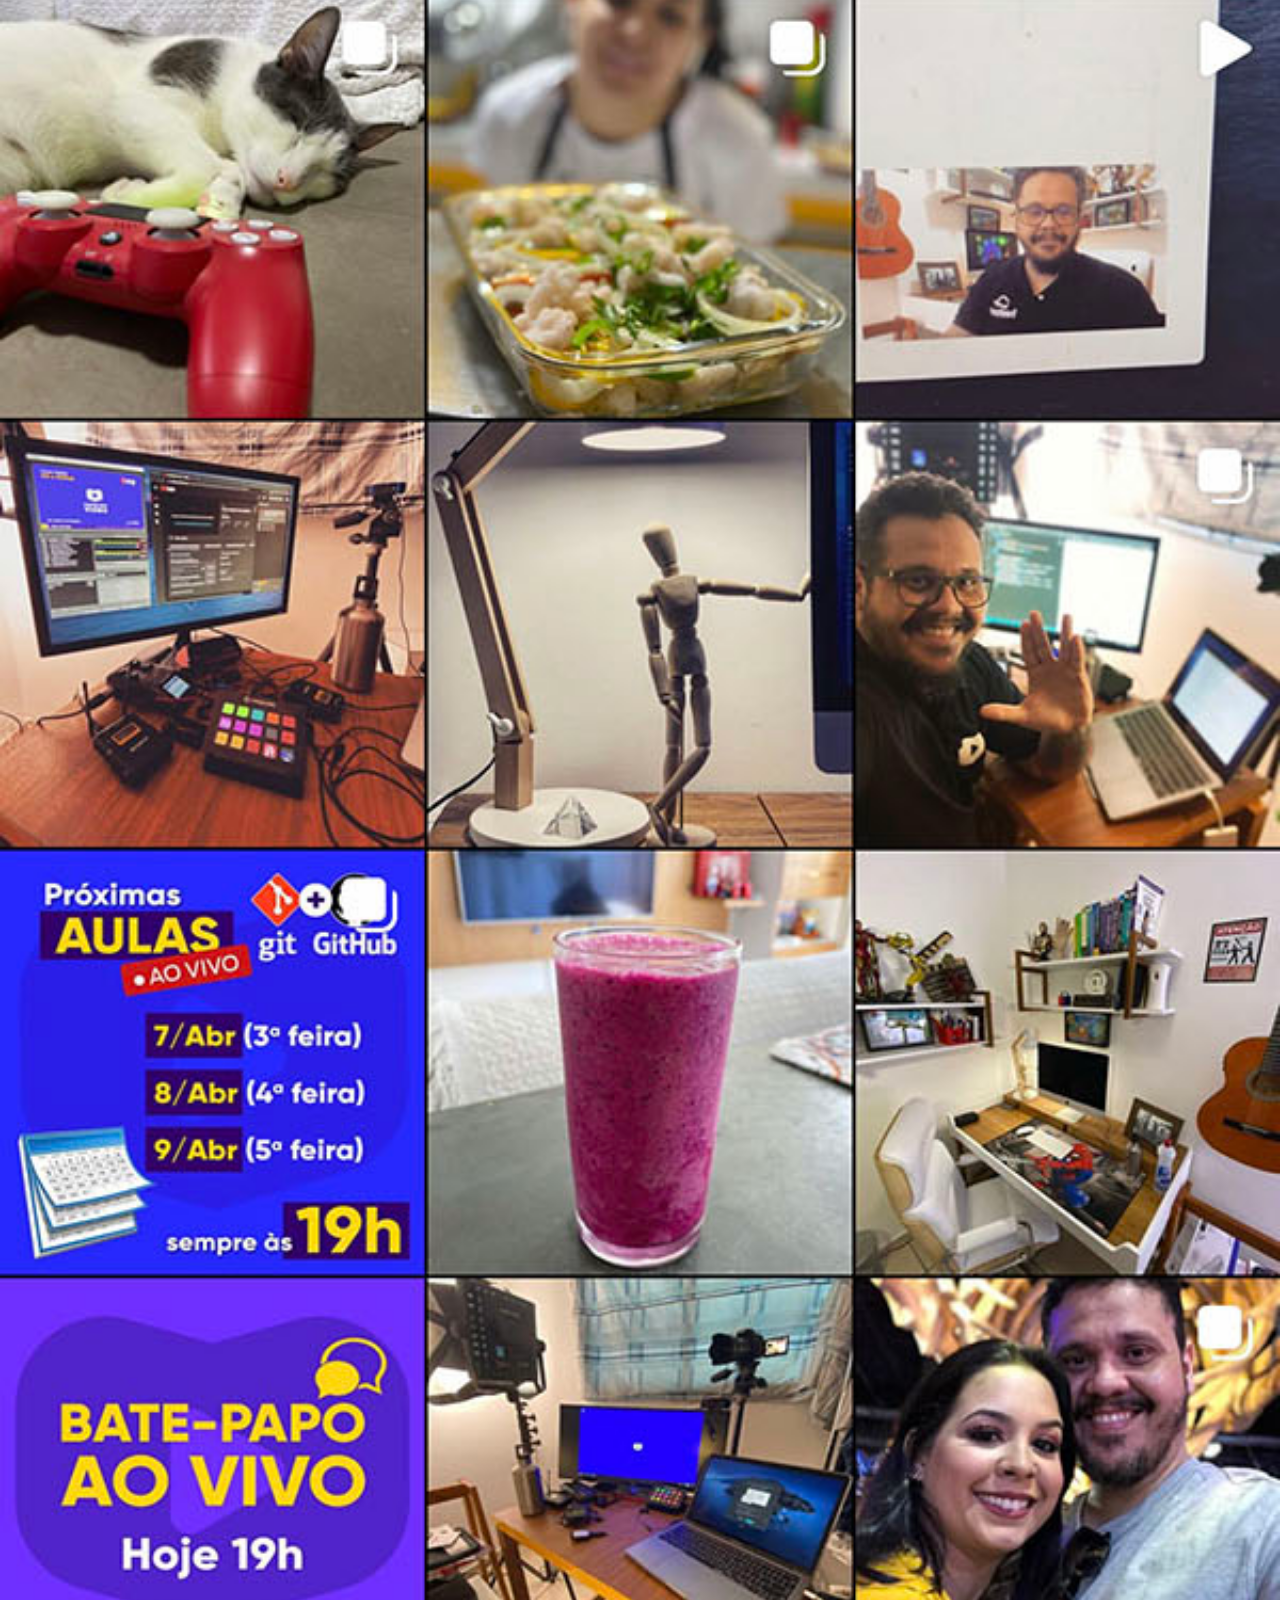
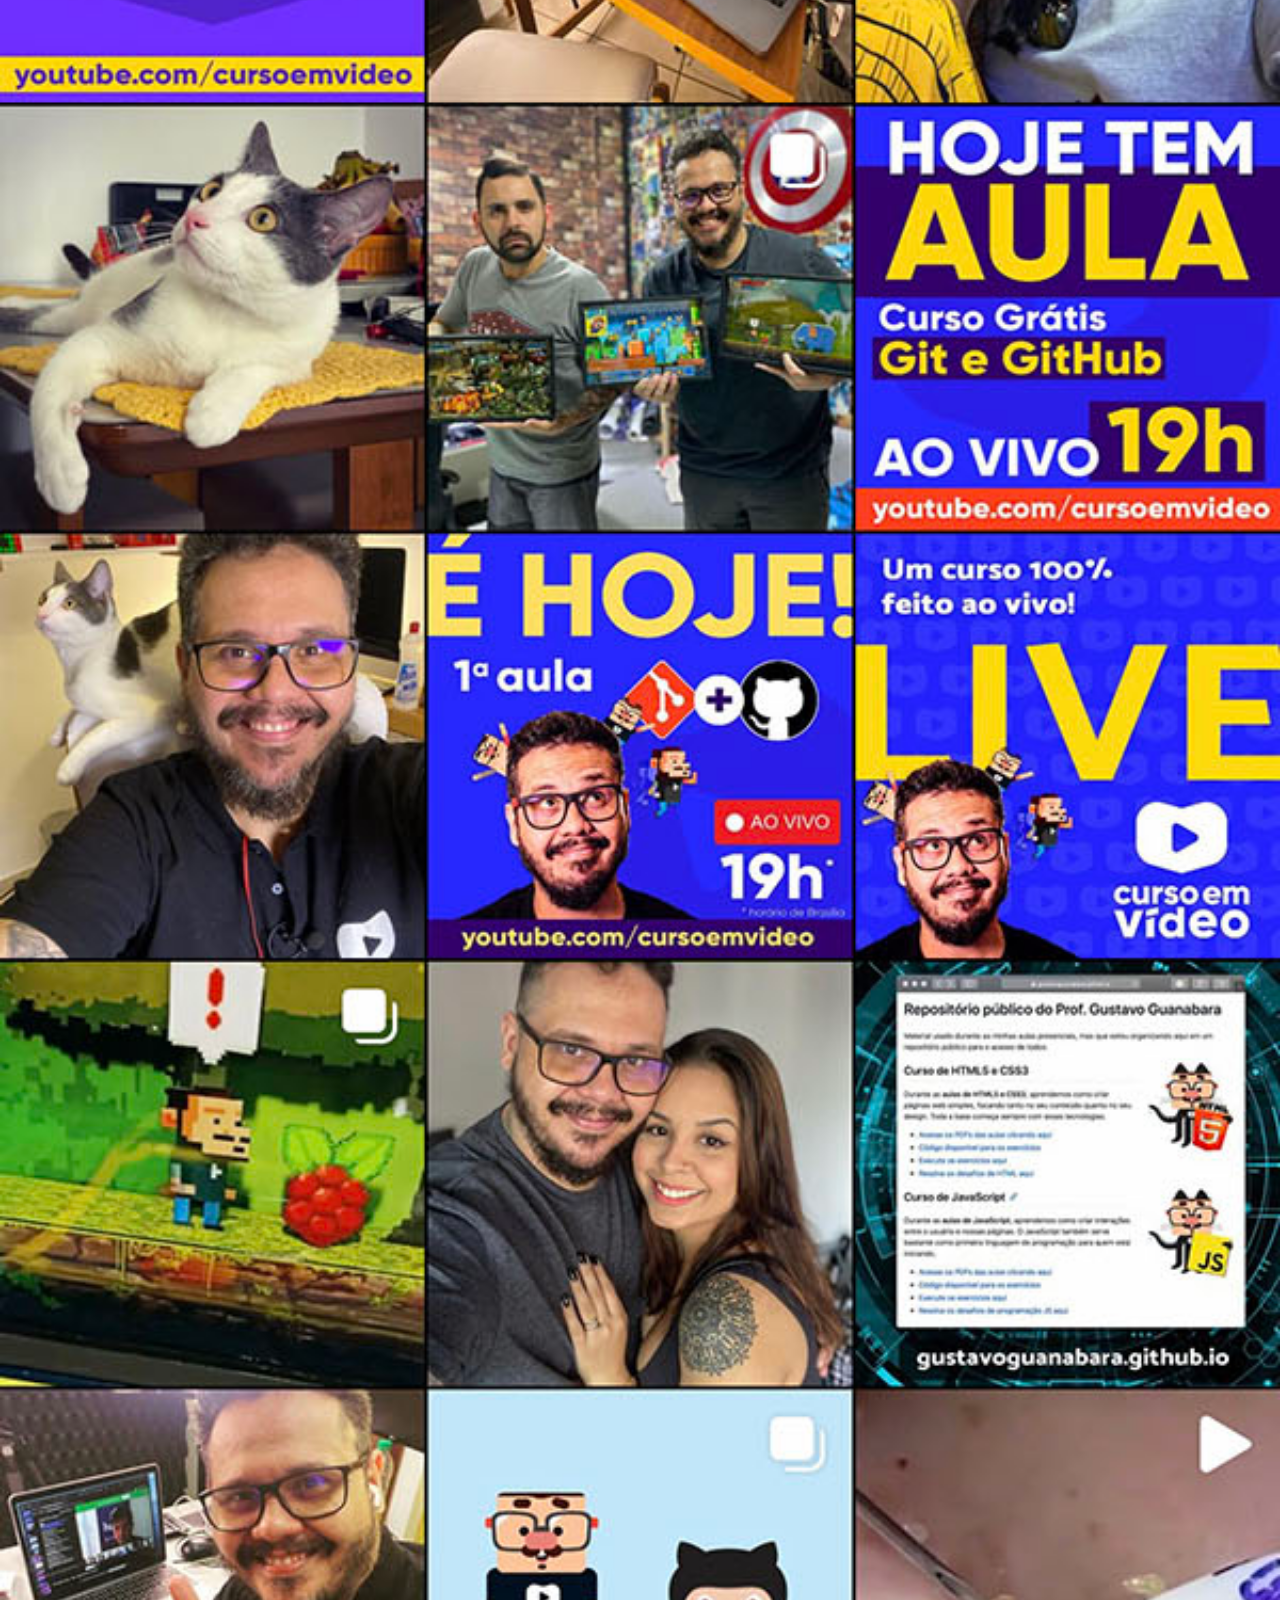
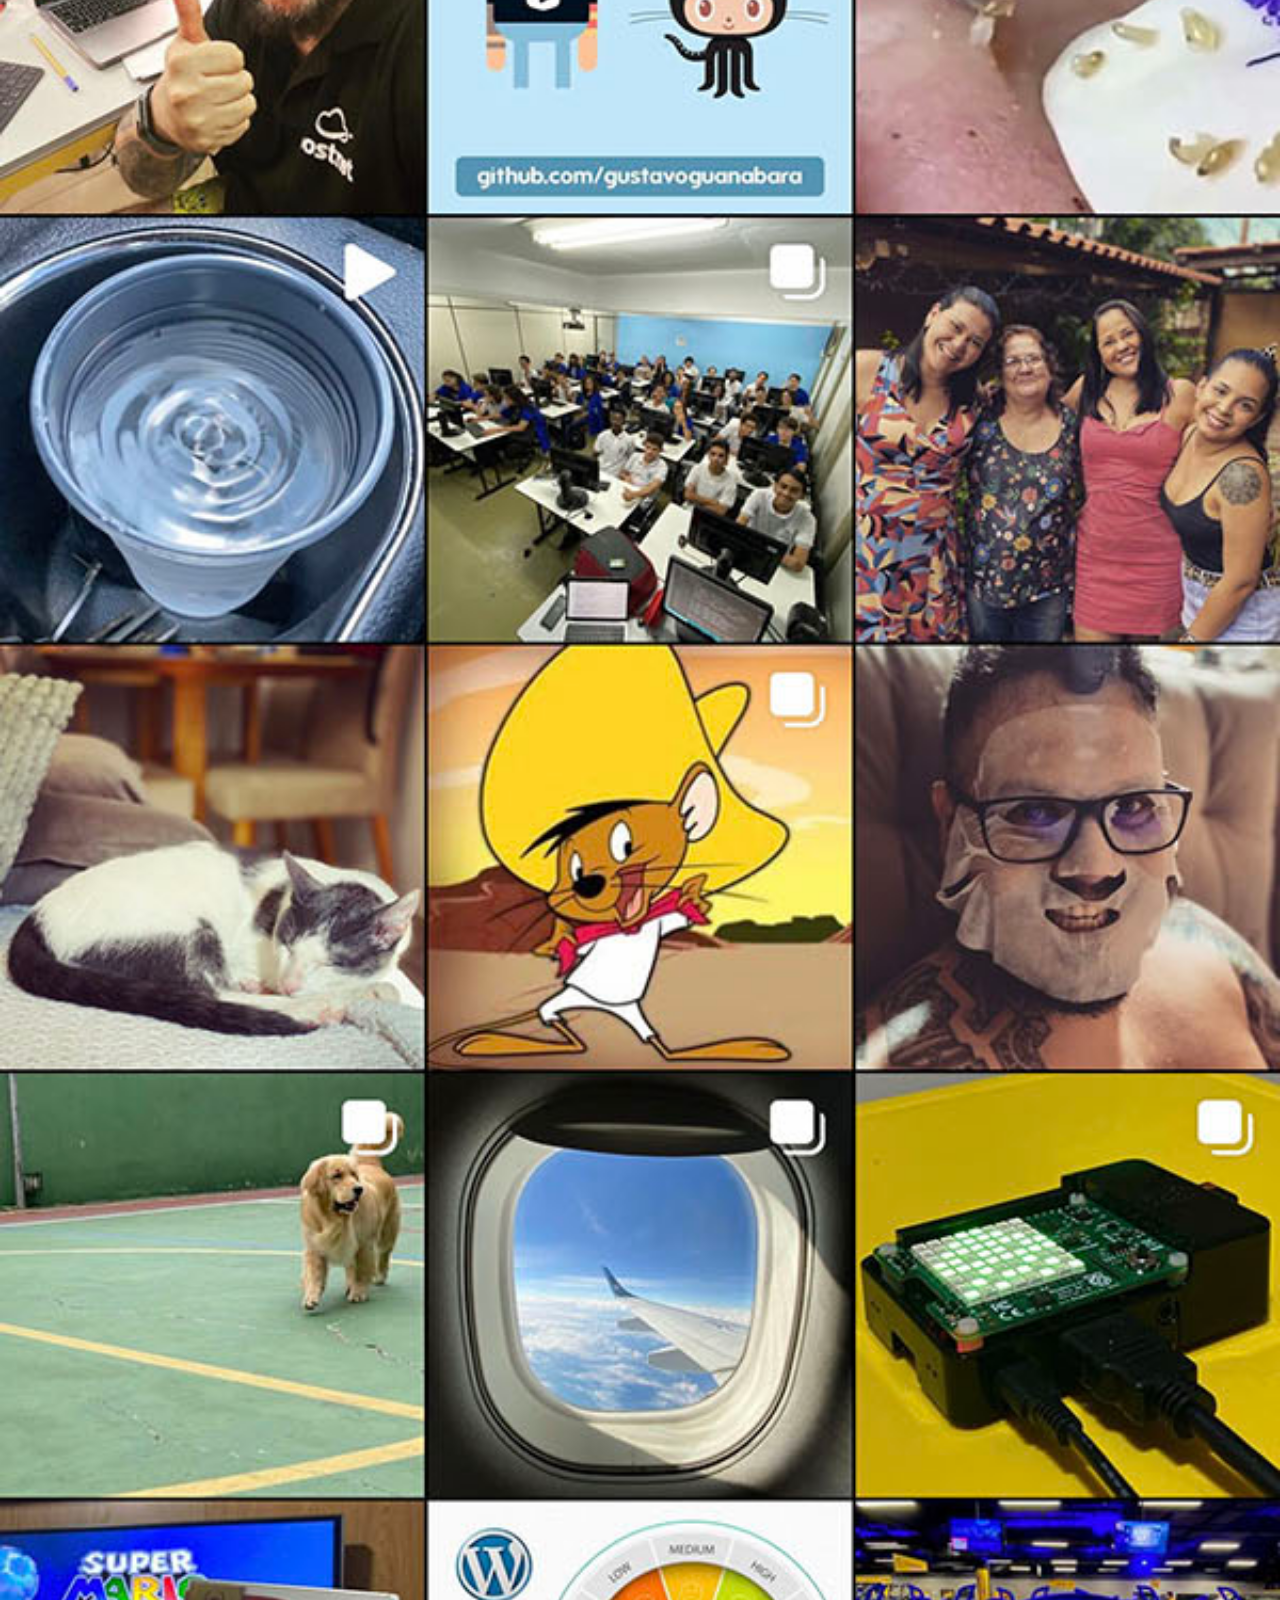
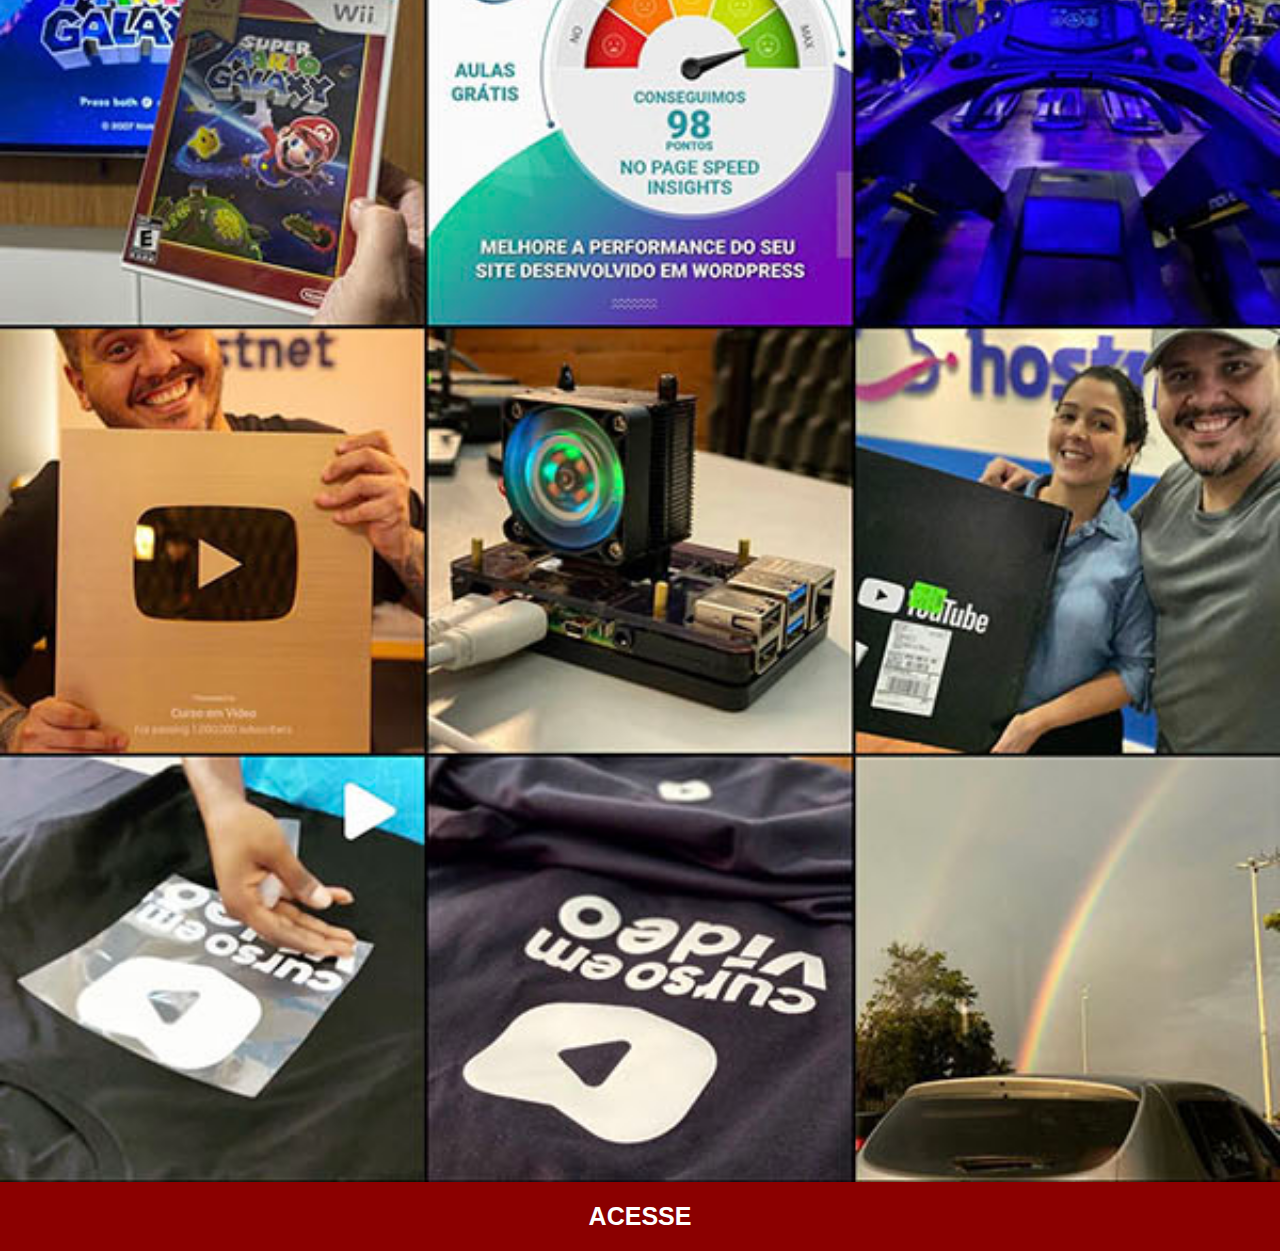
<file: instagram.html>
<!DOCTYPE html>
<html lang="pt-br">
<head>
    <meta charset="UTF-8">
    <meta http-equiv="X-UA-Compatible" content="IE=edge">
    <meta name="viewport" content="width=device-width, initial-scale=1.0">
    <title>YouTube</title>
    <style>
         *
        {
            margin: 0px;
            padding: 0px;
            font-family: Arial, Helvetica, sans-serif;
        }
        ::-webkit-scrollbar
        {
            width: 0px;
            height: 0px;
        }
        body
        {
            
        }
        img
        {
            display: block;
            margin: auto;
            width: 100%;
            height: 100%;
        }
        div
        {
            text-align: center;
            padding: 20px;
            font-size: 25px;
            font-weight: bolder;
            background-color: darkred;
        }
        a
        {
            color: white;
            text-decoration: none;
            box-sizing: content-box;
        }
        div:hover
        {
            background-color: rgb(170, 0, 0);
            transition-duration: 0.3s;
        }
    </style>
</head>
<body>
    <img src="imagens/tela-instagram.jpg" alt="Facebook">
        <a href="https://www.youtube.com/c/CursoemV%C3%ADdeo">
            <div>
                <p>ACESSE</p>
            </div>
        </a>
</body>
</html>
</file>
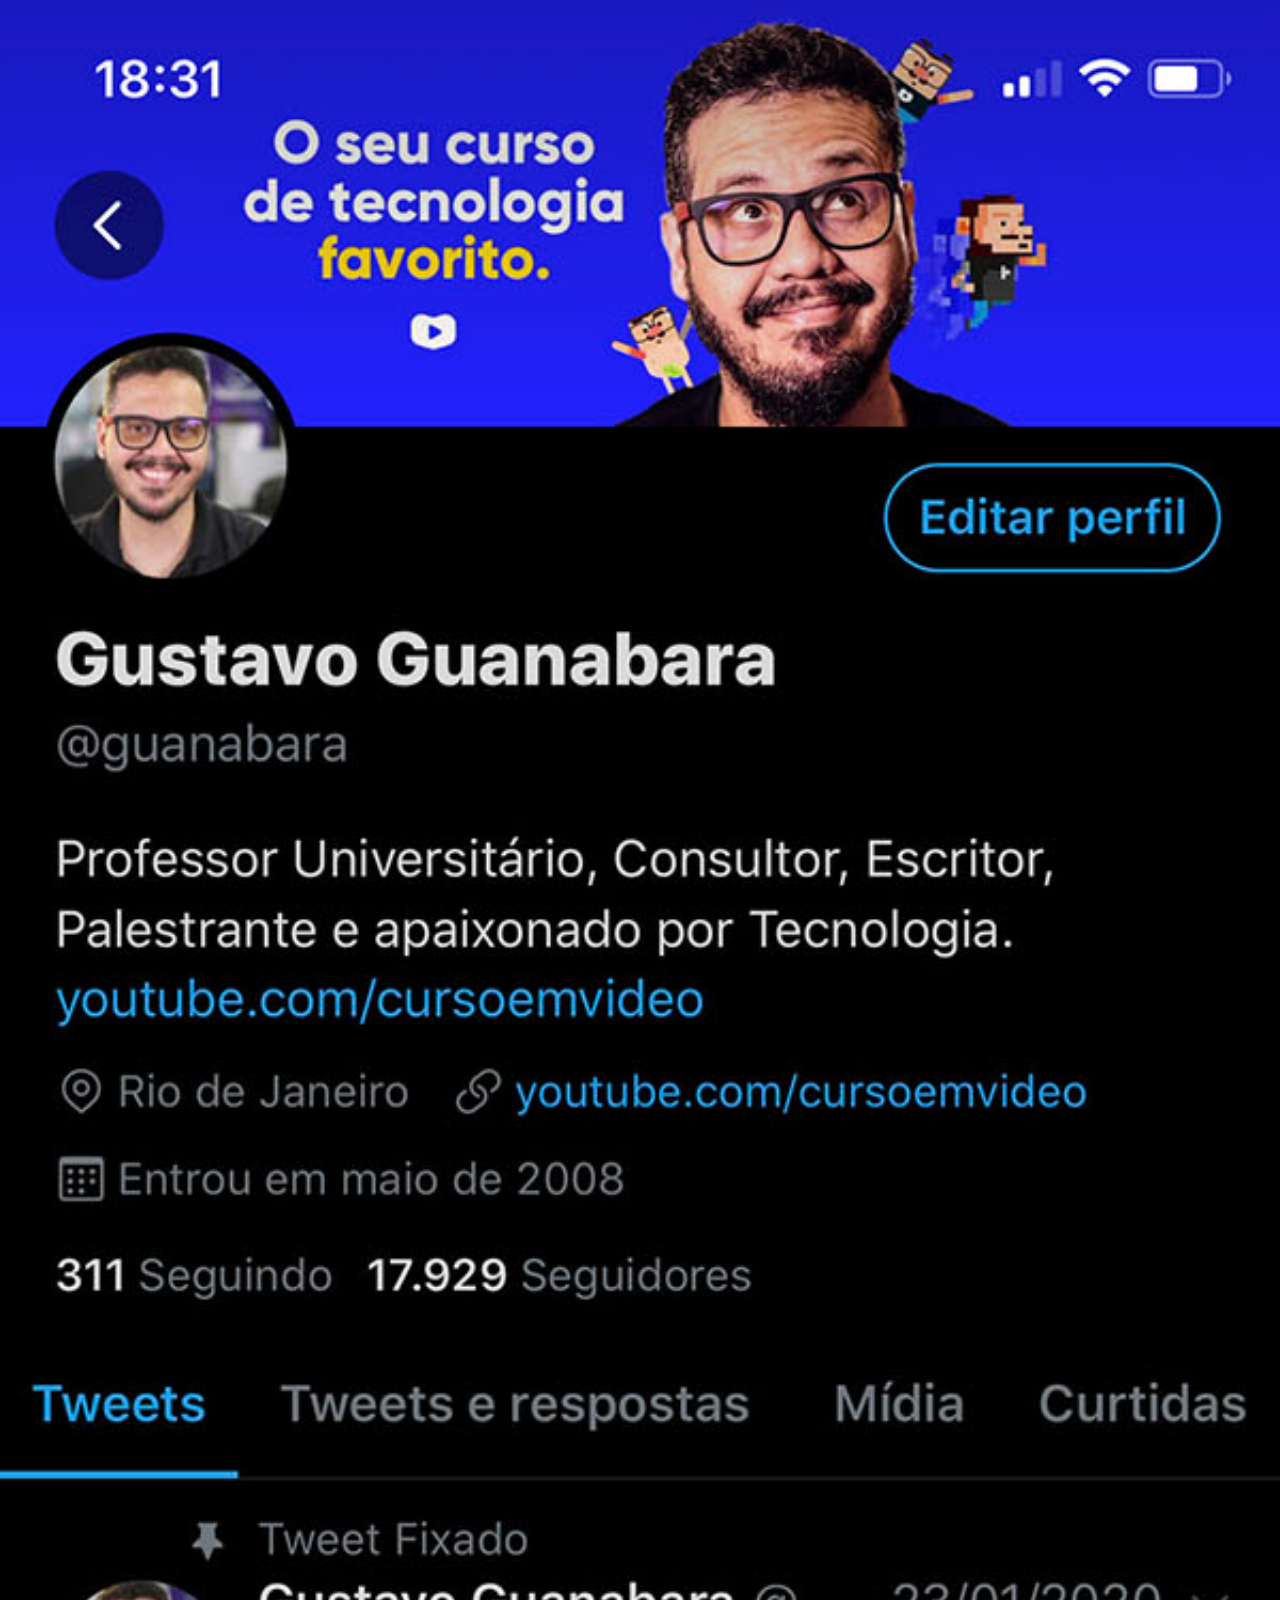
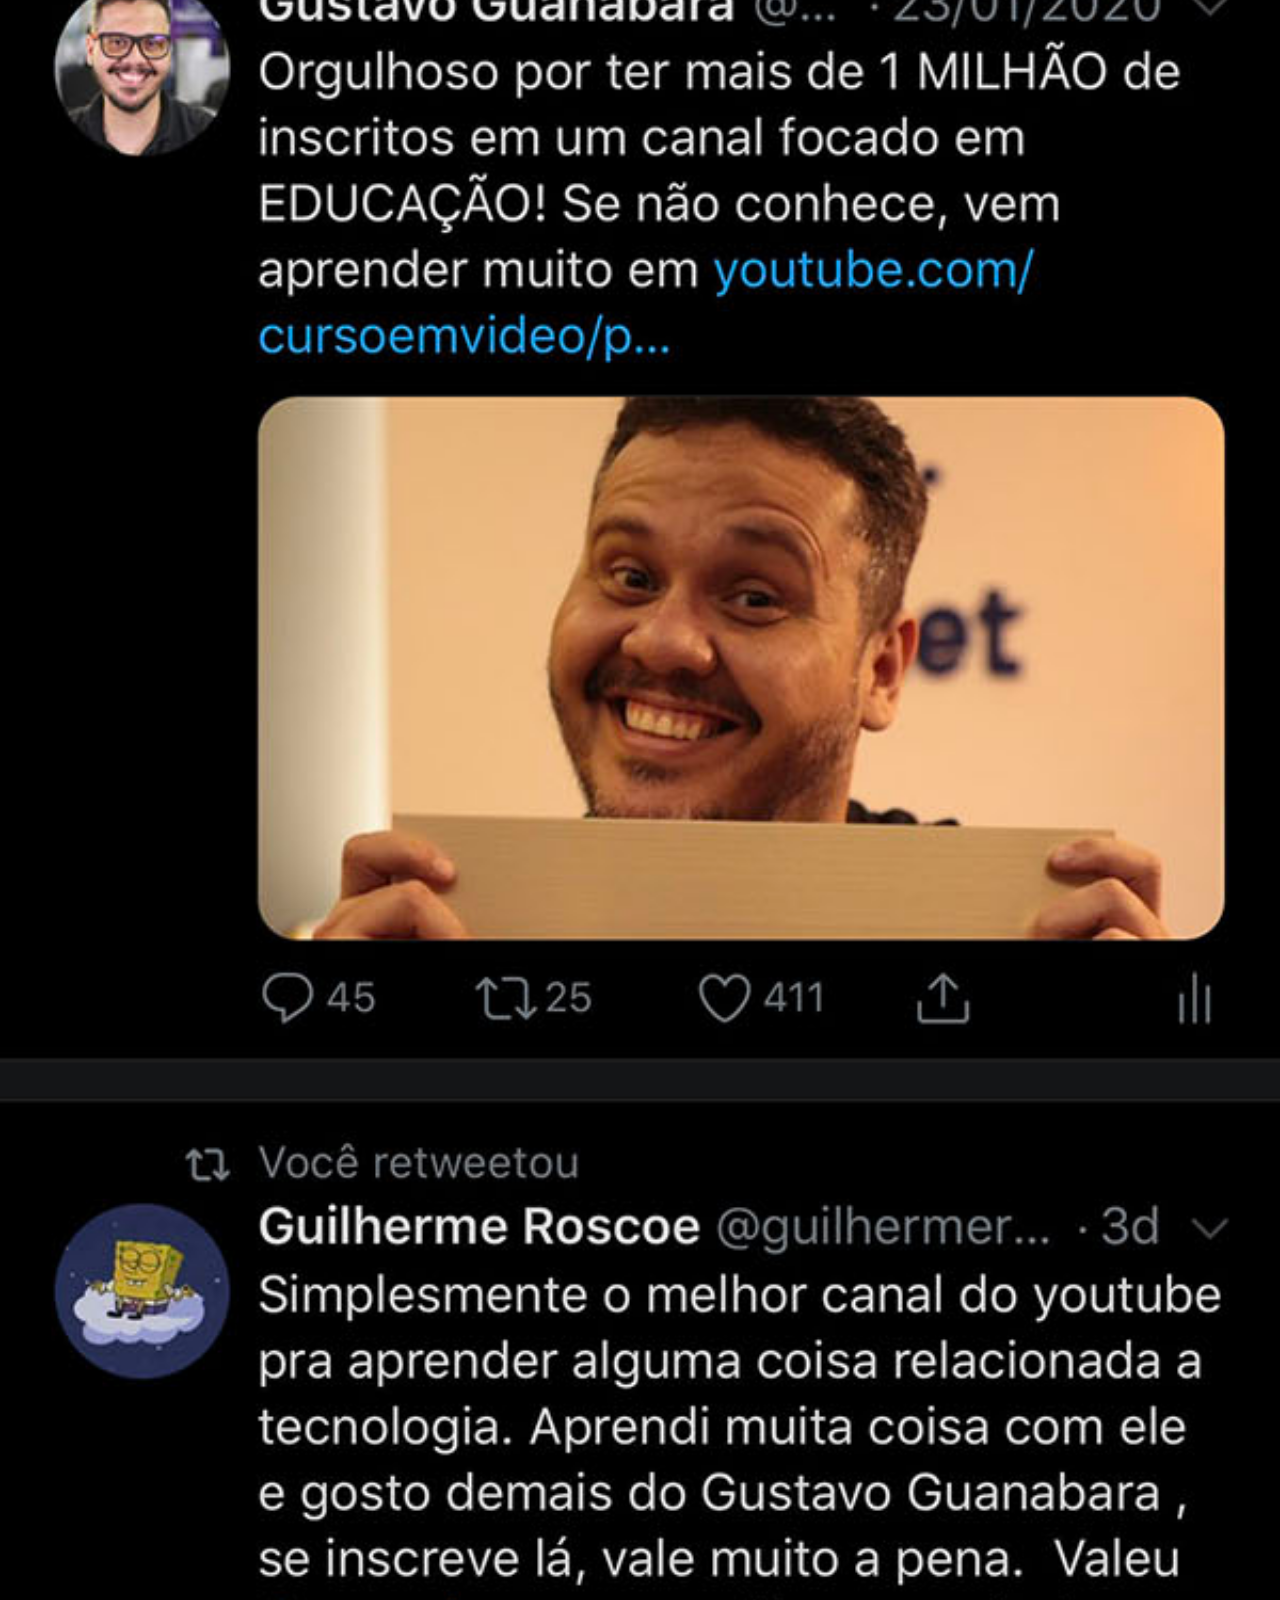
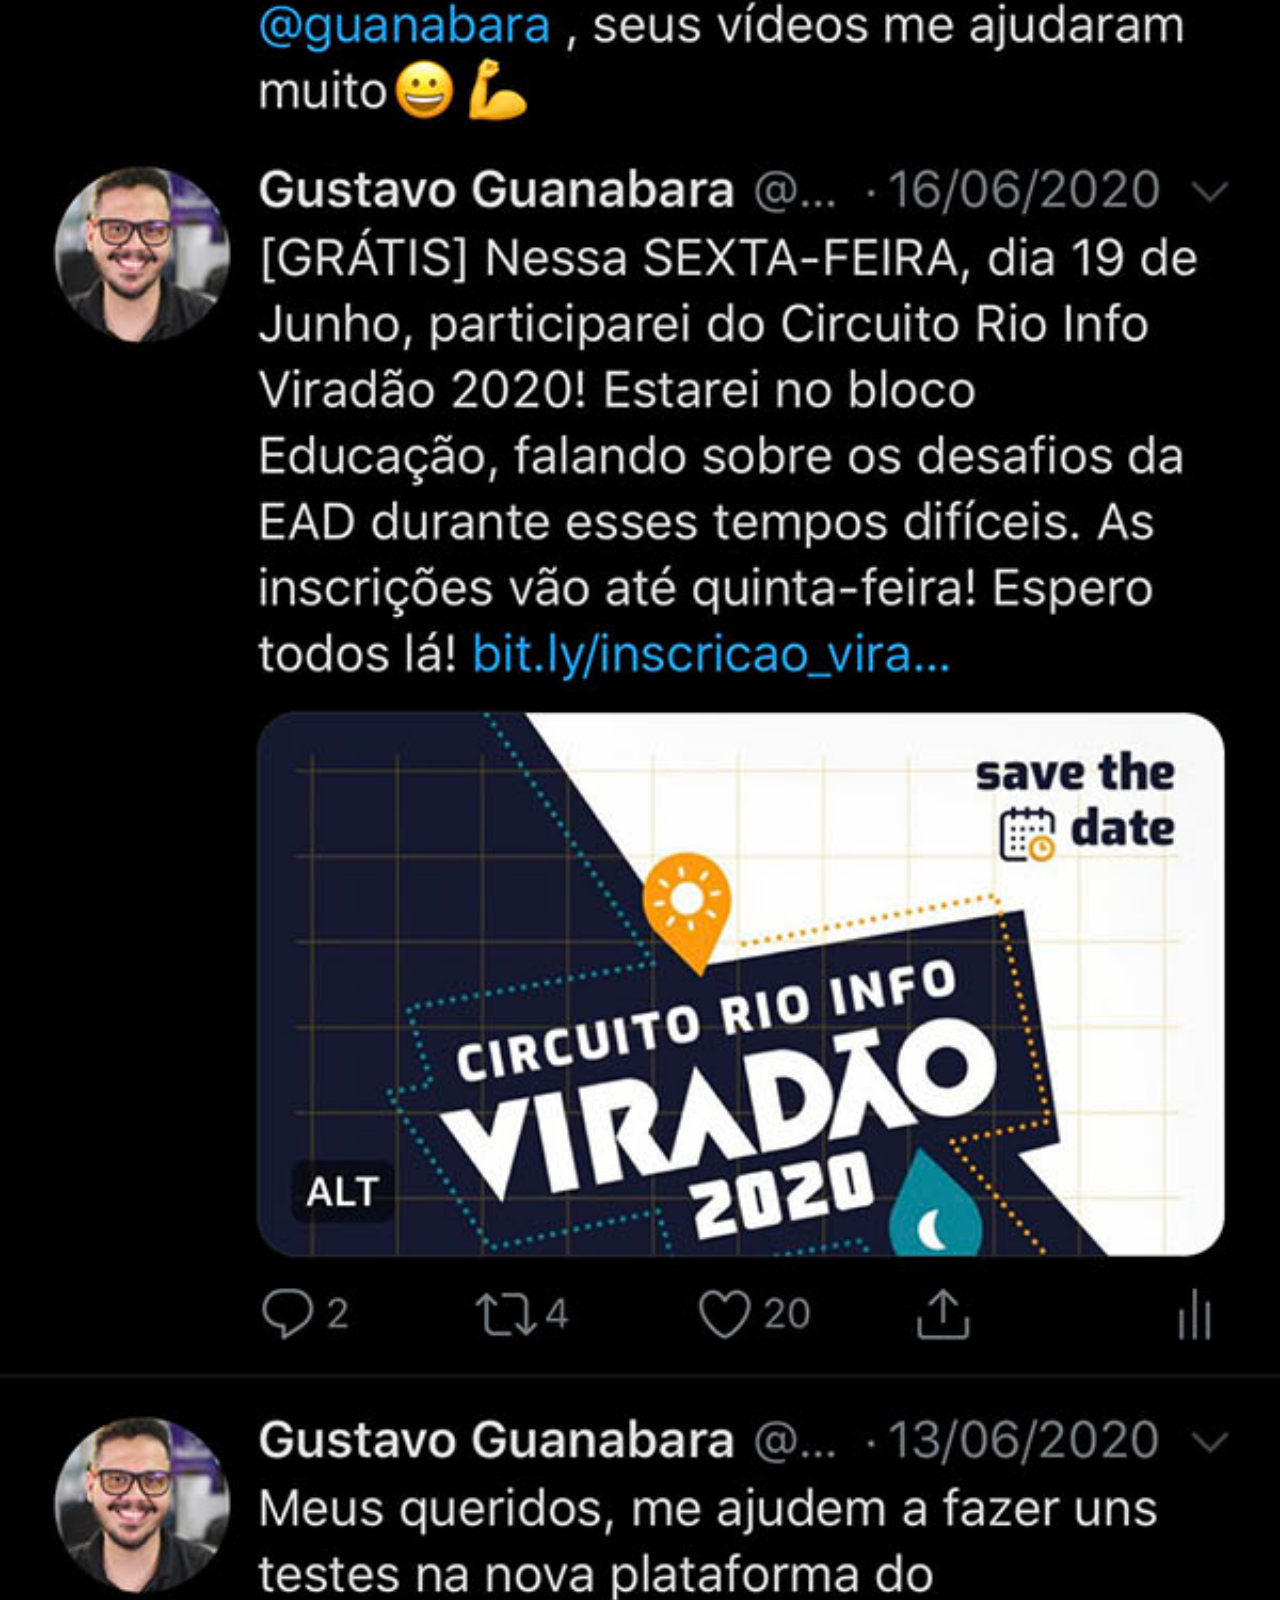
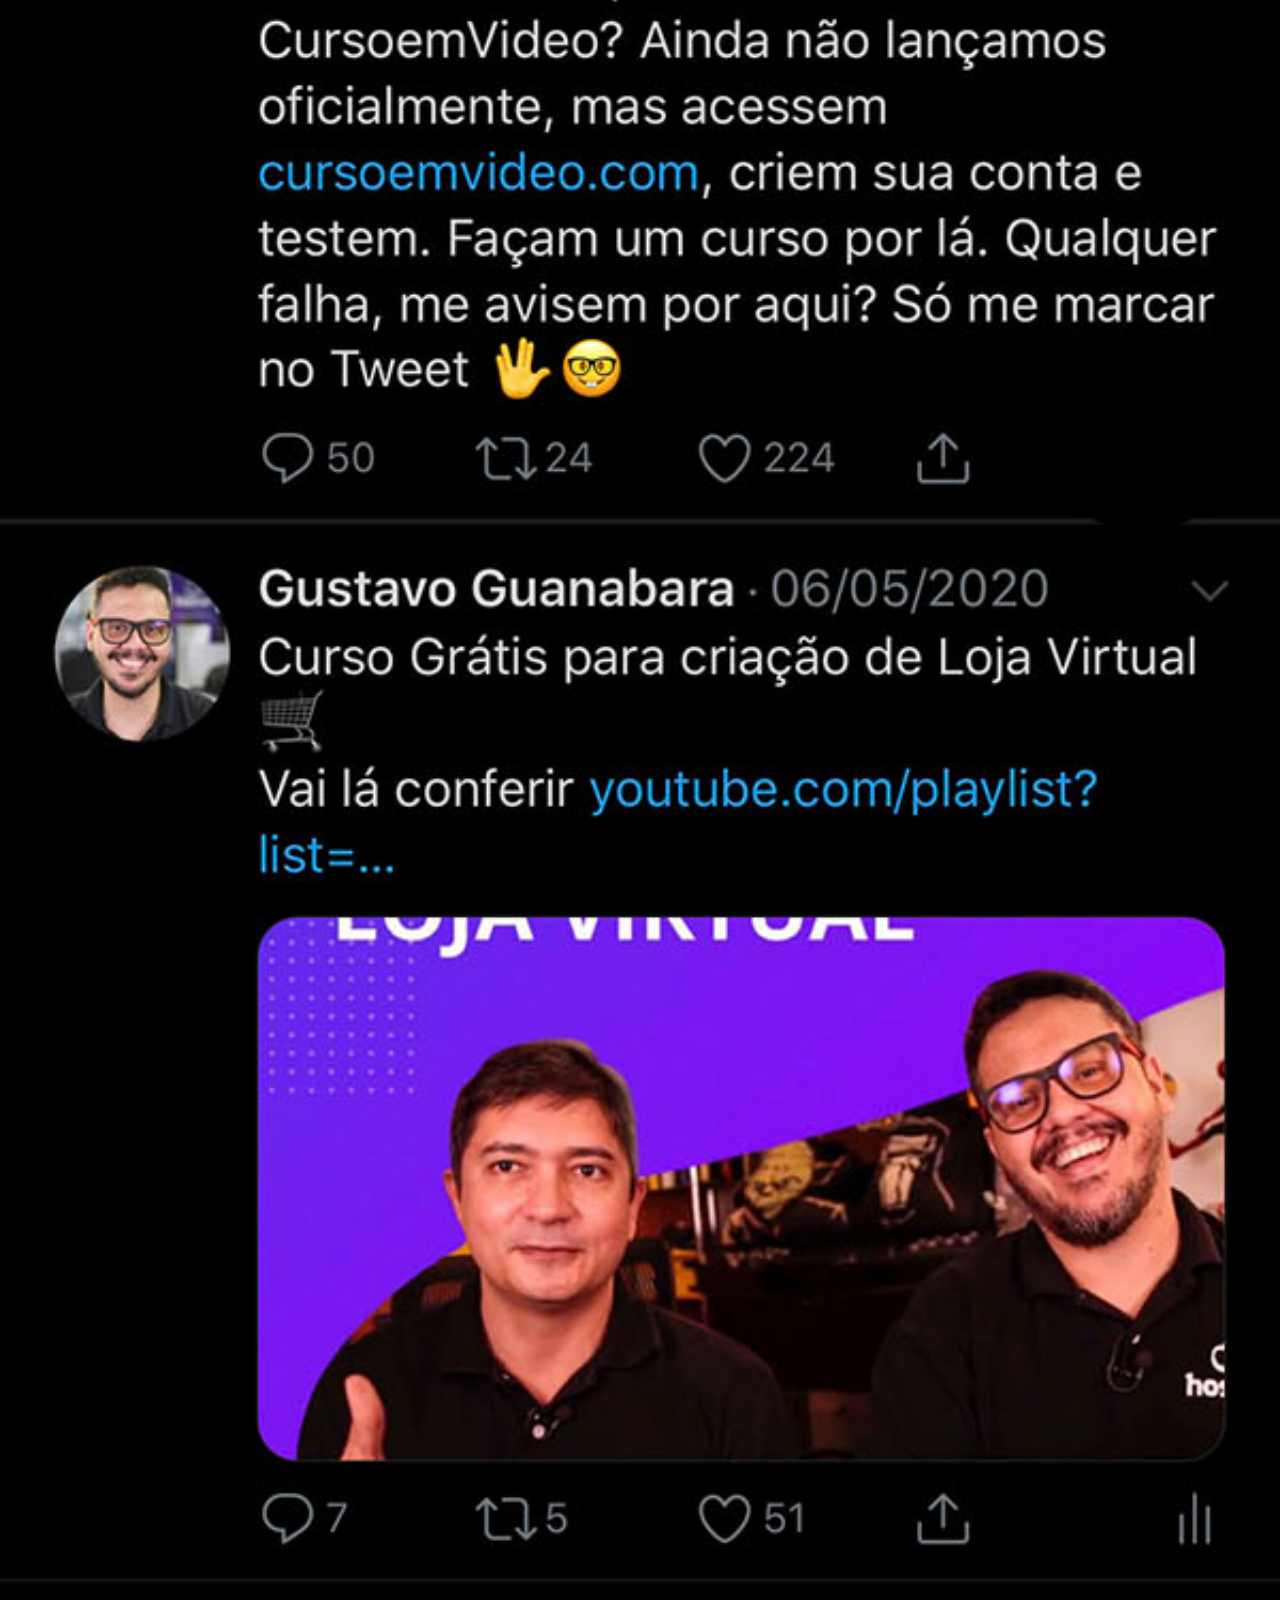
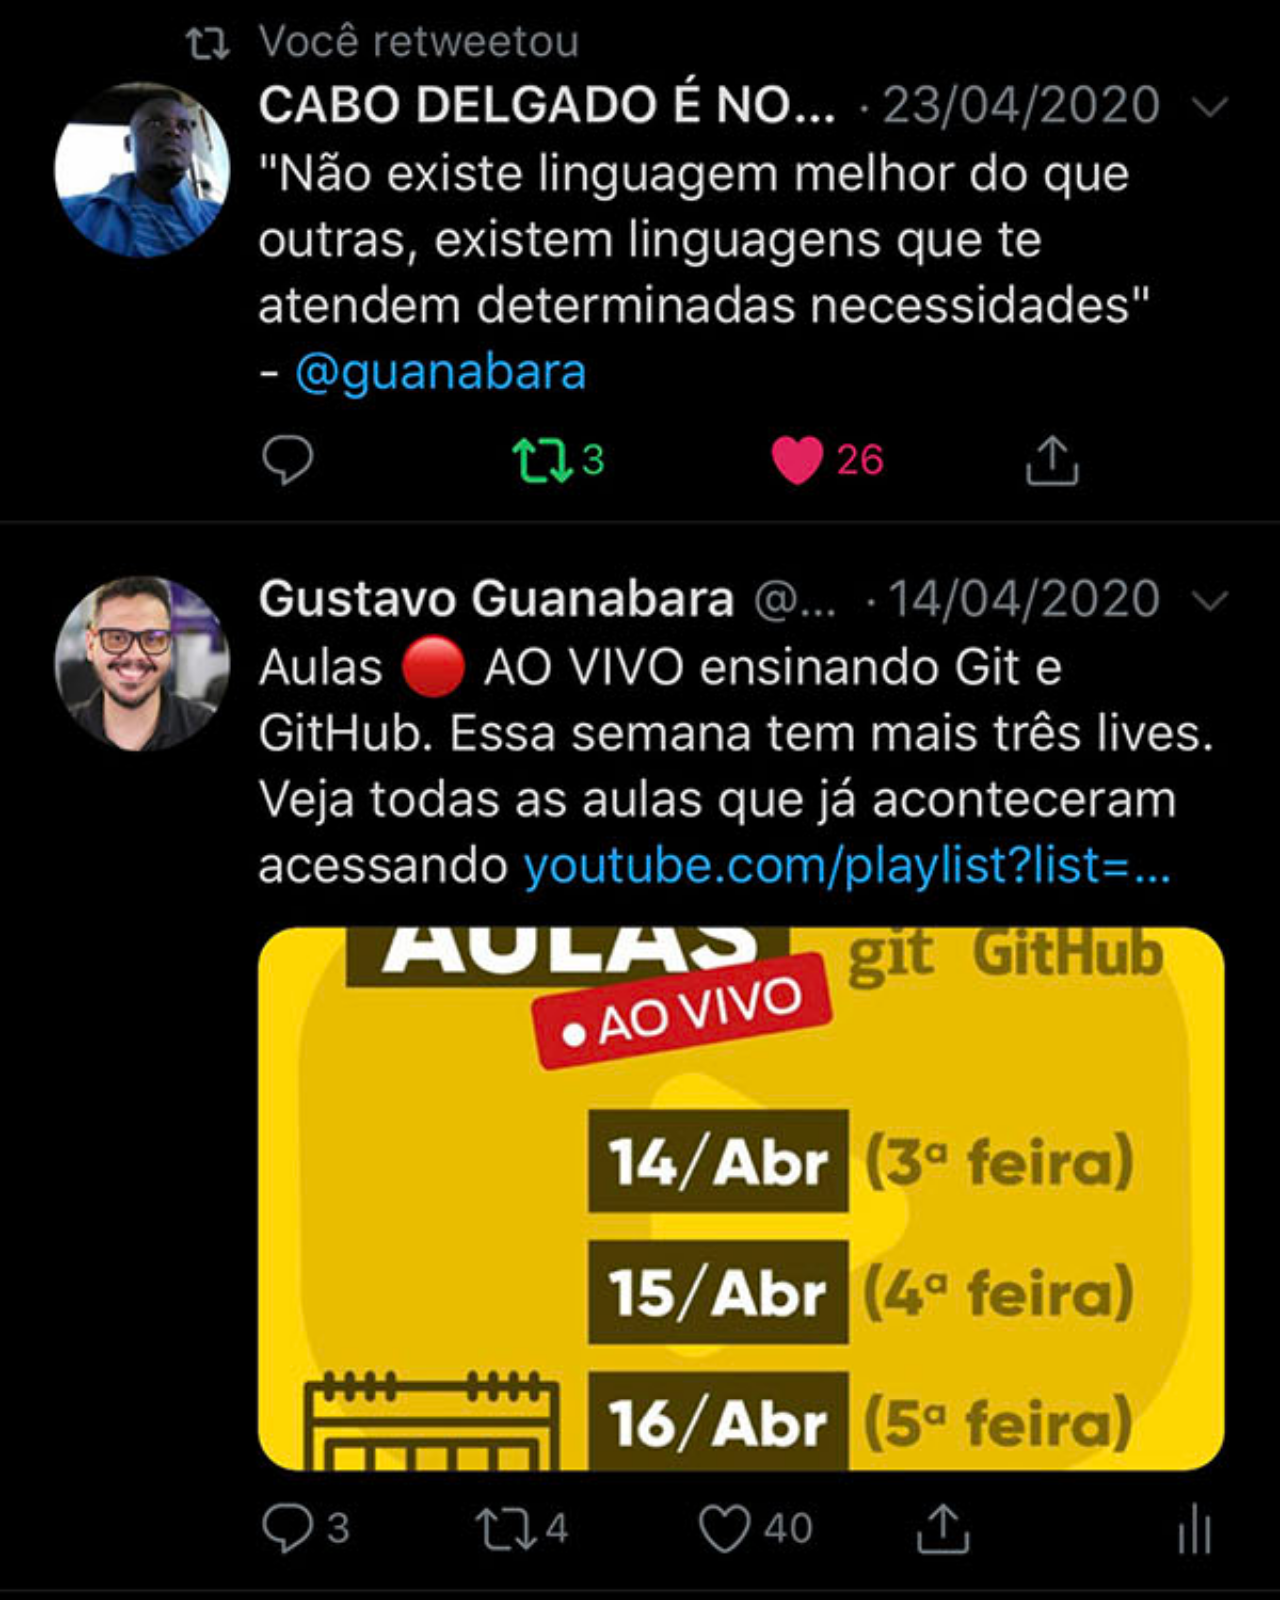
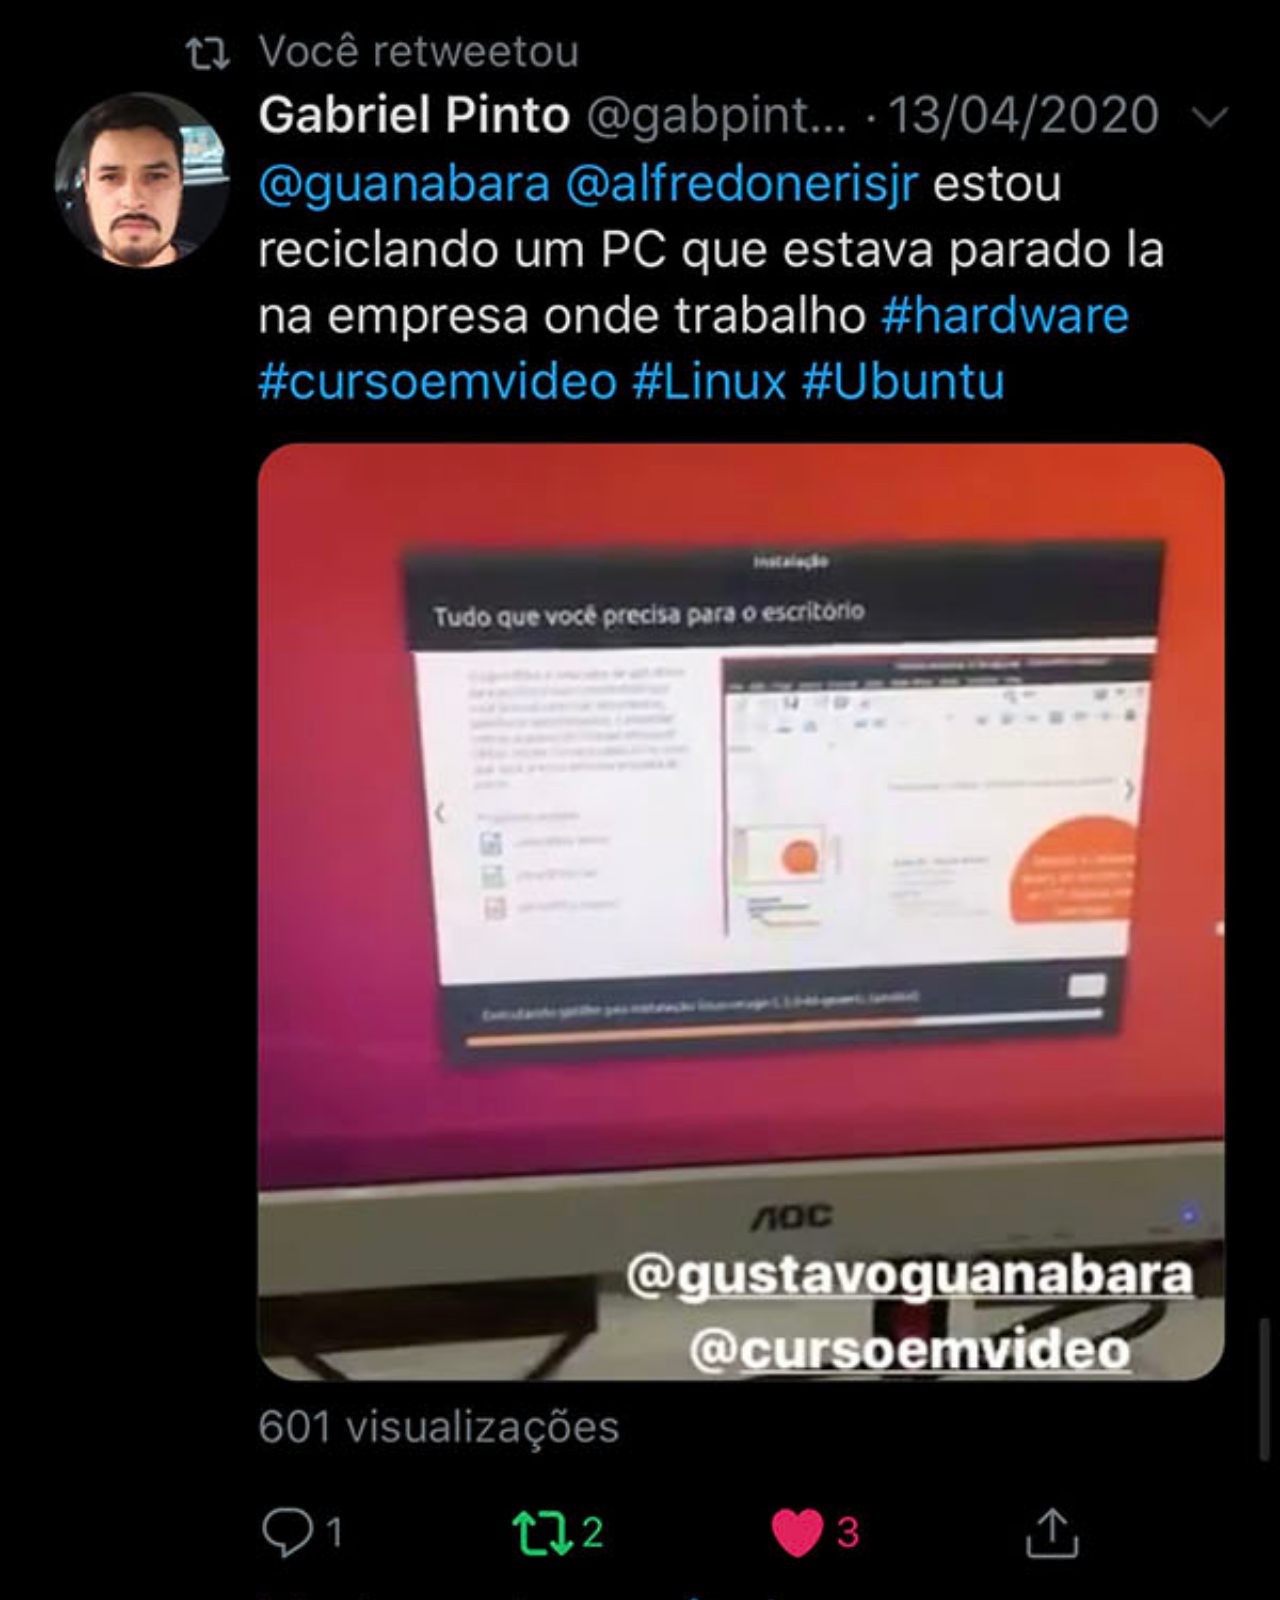
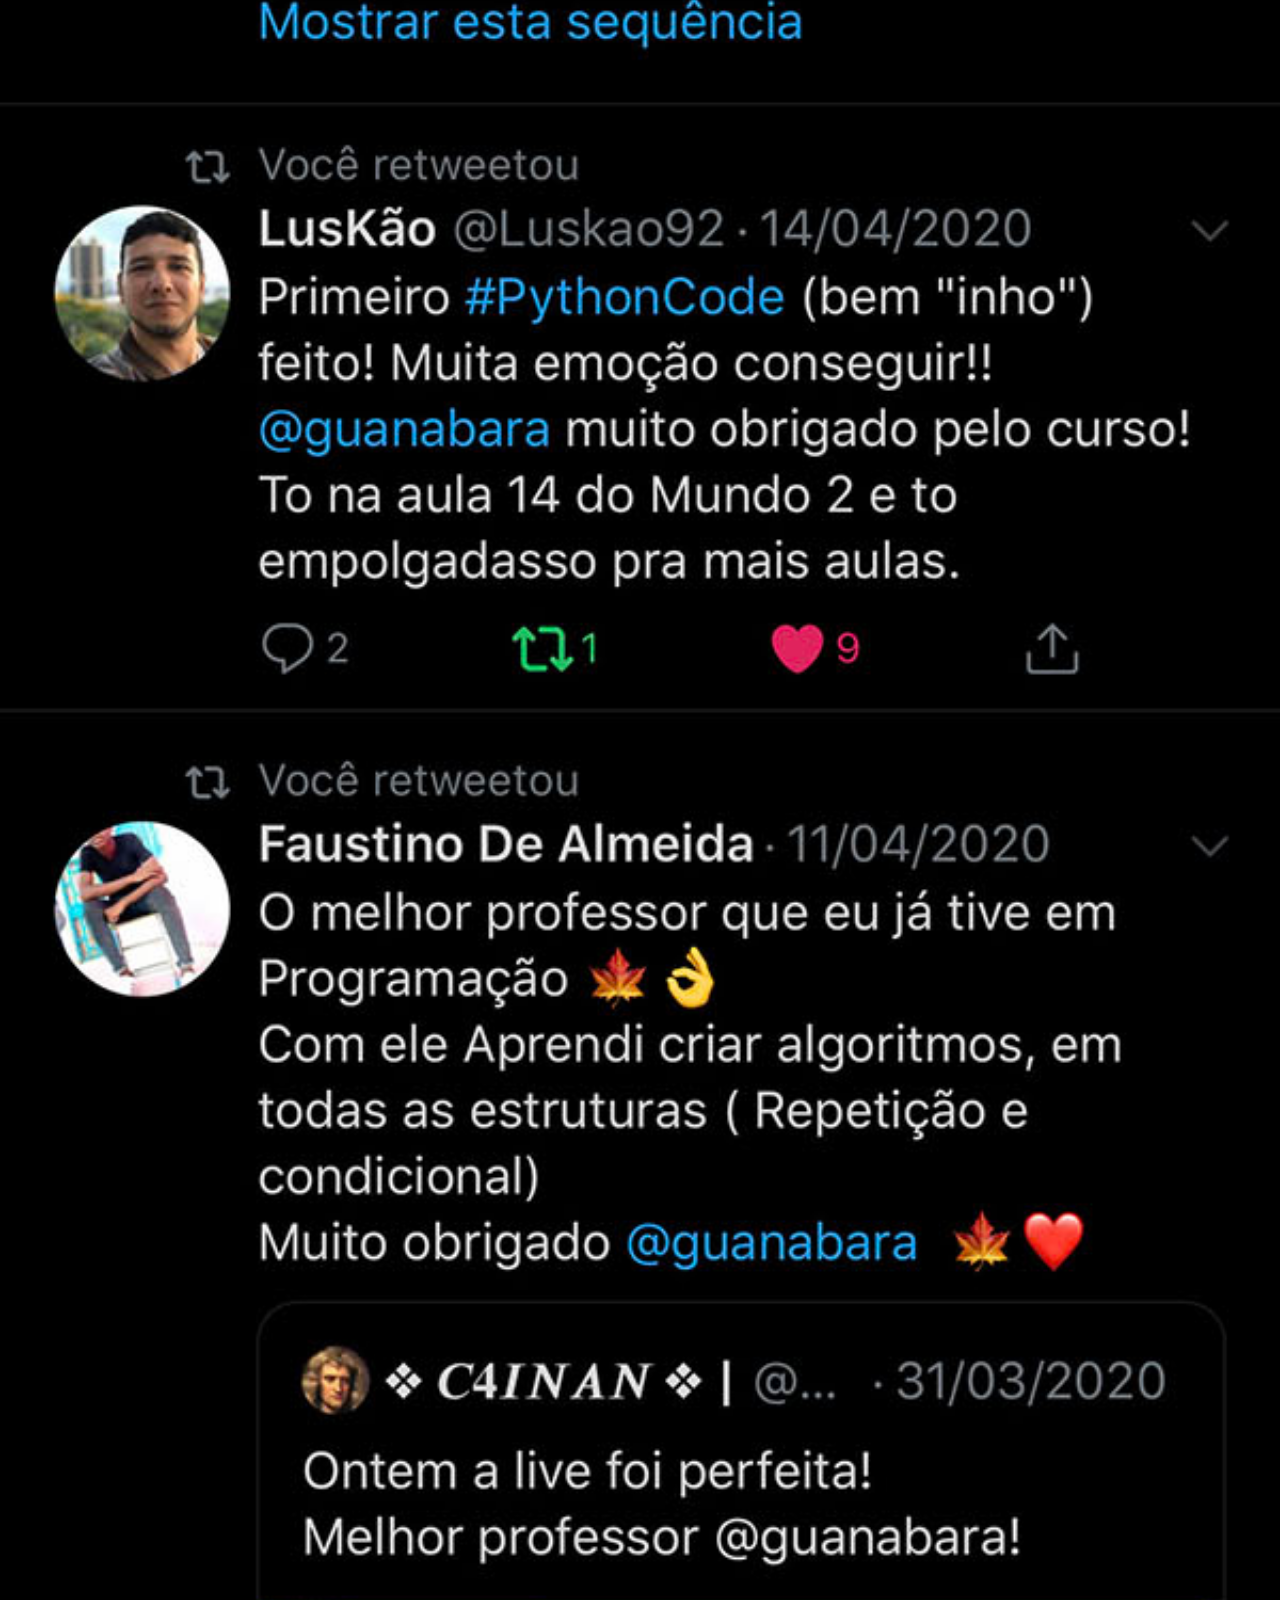
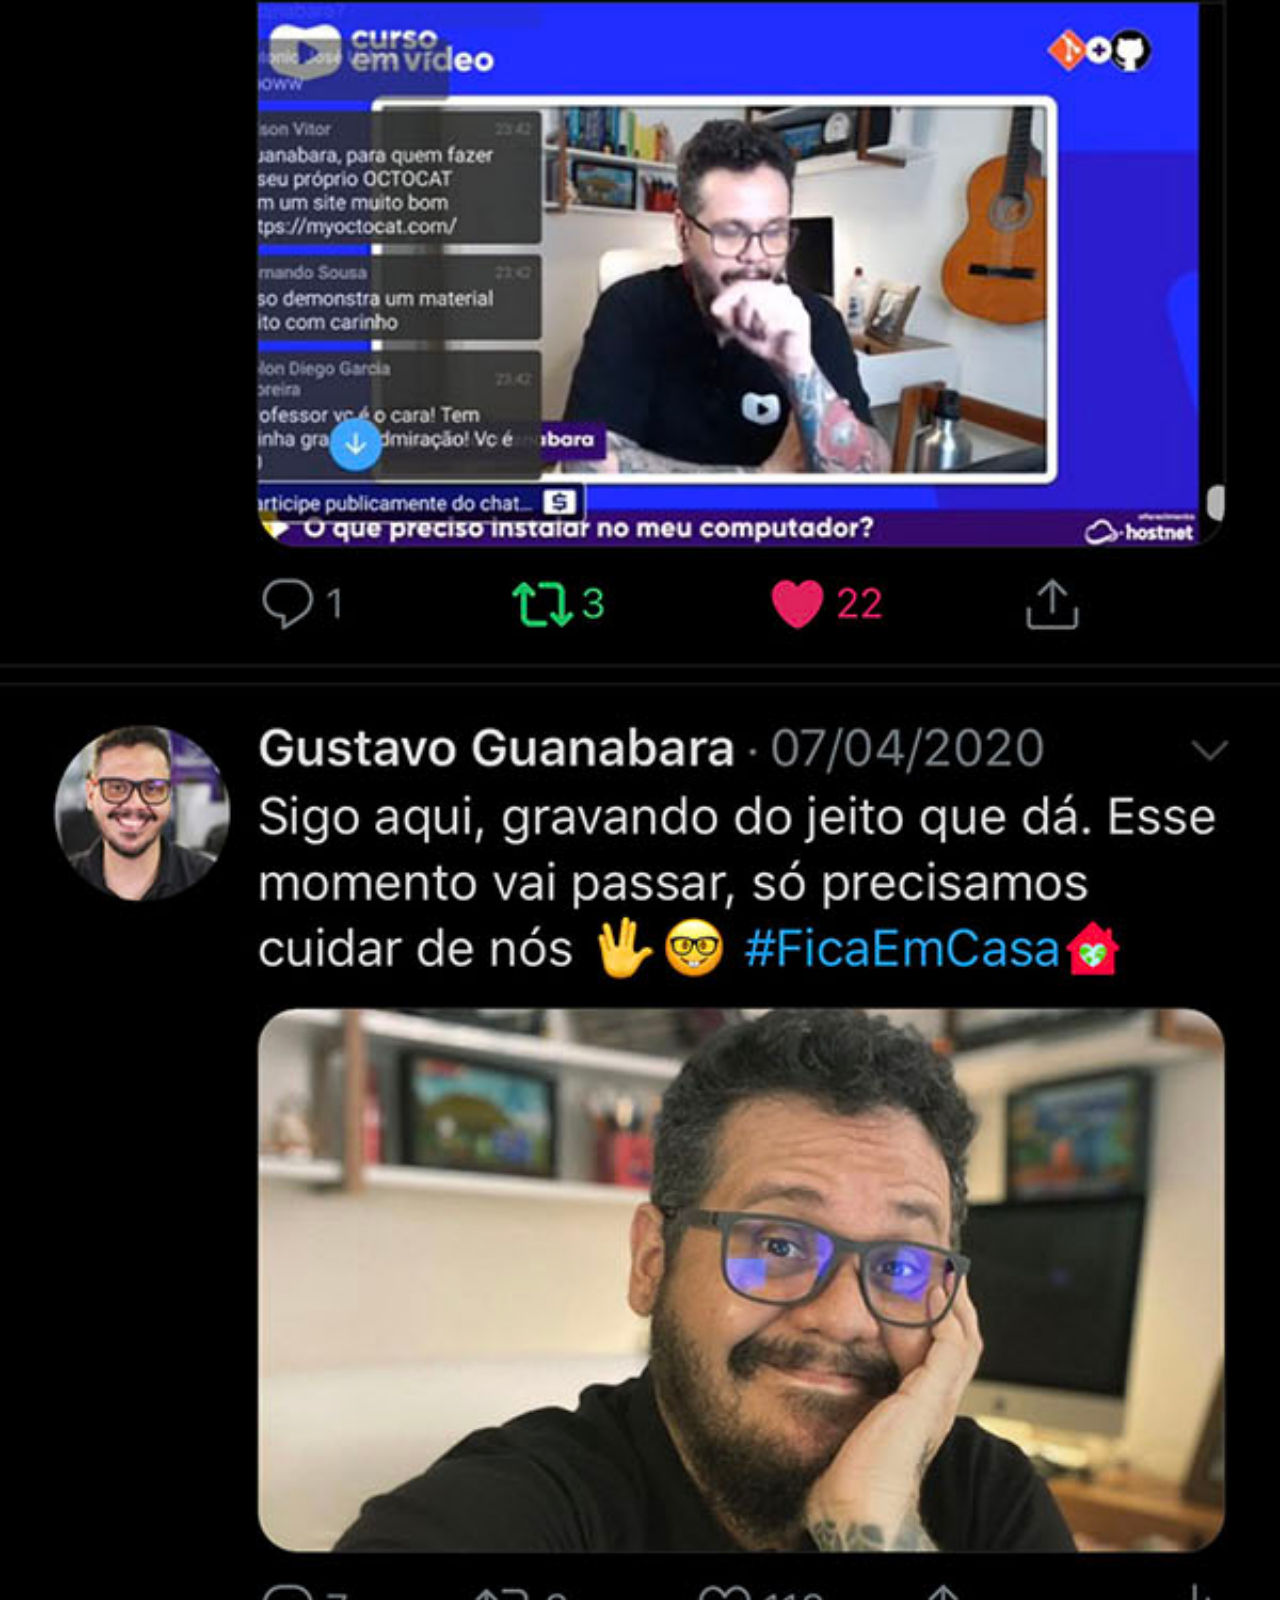
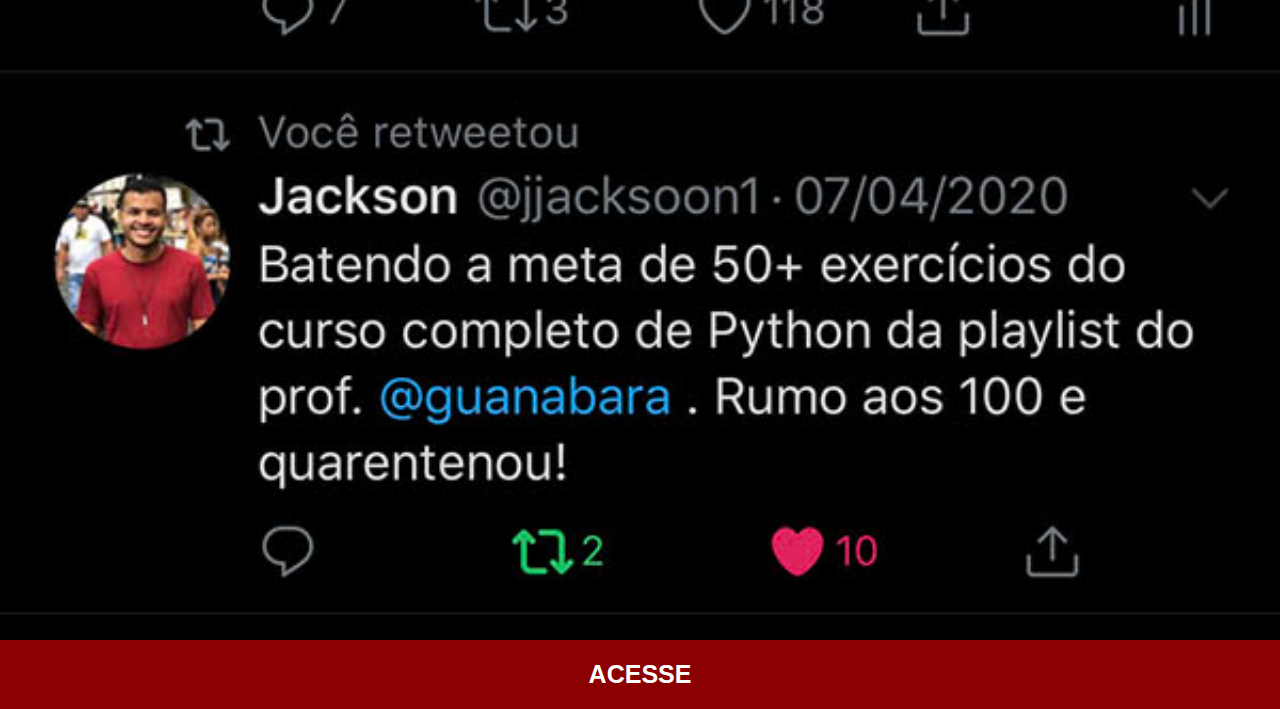
<file: twitter.html>
<!DOCTYPE html>
<html lang="pt-br">
<head>
    <meta charset="UTF-8">
    <meta http-equiv="X-UA-Compatible" content="IE=edge">
    <meta name="viewport" content="width=device-width, initial-scale=1.0">
    <title>YouTube</title>
    <style>
         *
        {
            margin: 0px;
            padding: 0px;
            font-family: Arial, Helvetica, sans-serif;
        }
        ::-webkit-scrollbar
        {
            width: 0px;
            height: 0px;
        }
        body
        {
            
        }
        img
        {
            display: block;
            margin: auto;
            width: 100%;
            height: 100%;
        }
        div
        {
            text-align: center;
            padding: 20px;
            font-size: 25px;
            font-weight: bolder;
            background-color: darkred;
        }
        a
        {
            color: white;
            text-decoration: none;
            box-sizing: content-box;
        }
        div:hover
        {
            background-color: rgb(170, 0, 0);
            transition-duration: 0.3s;
        }
    </style>
</head>
<body>
    <img src="imagens/tela-twitter.jpg" alt="Facebook">
        <a href="https://www.youtube.com/c/CursoemV%C3%ADdeo">
            <div>
                <p>ACESSE</p>
            </div>
        </a>
</body>
</html>
</file>
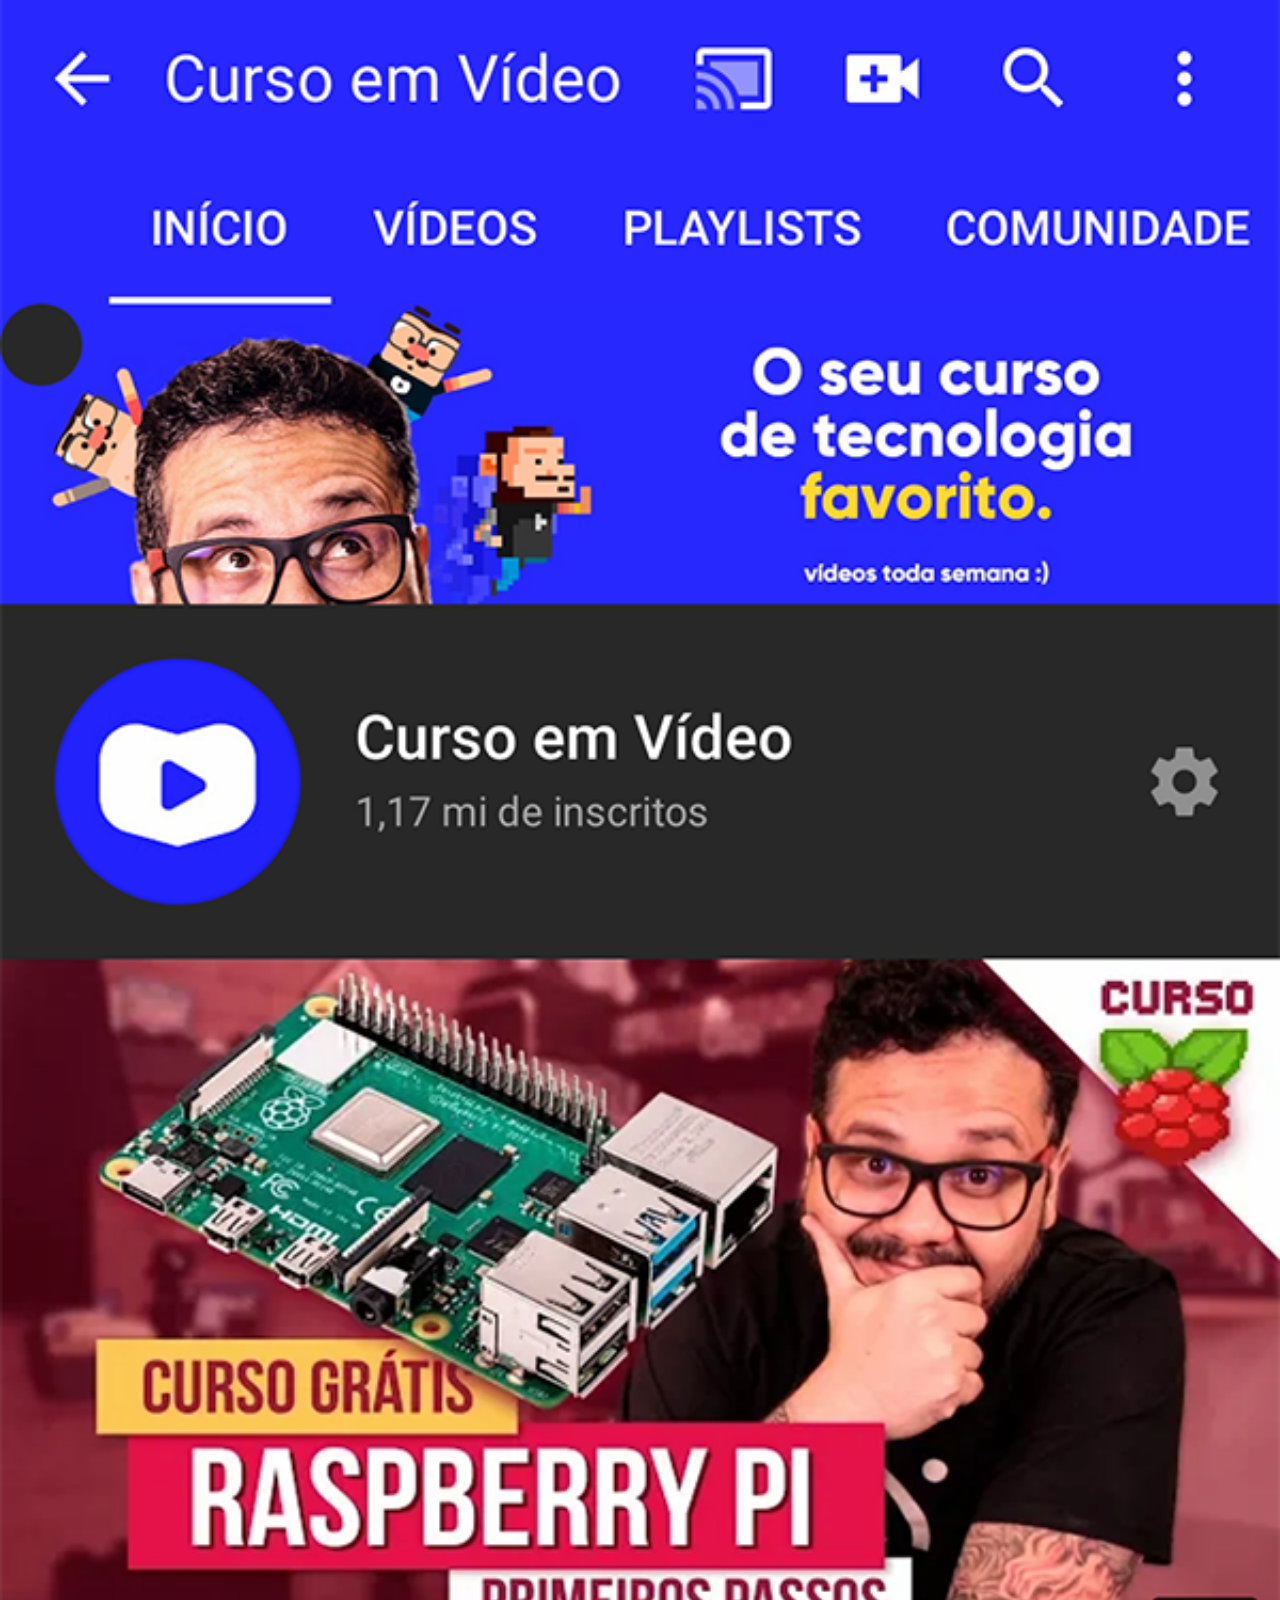
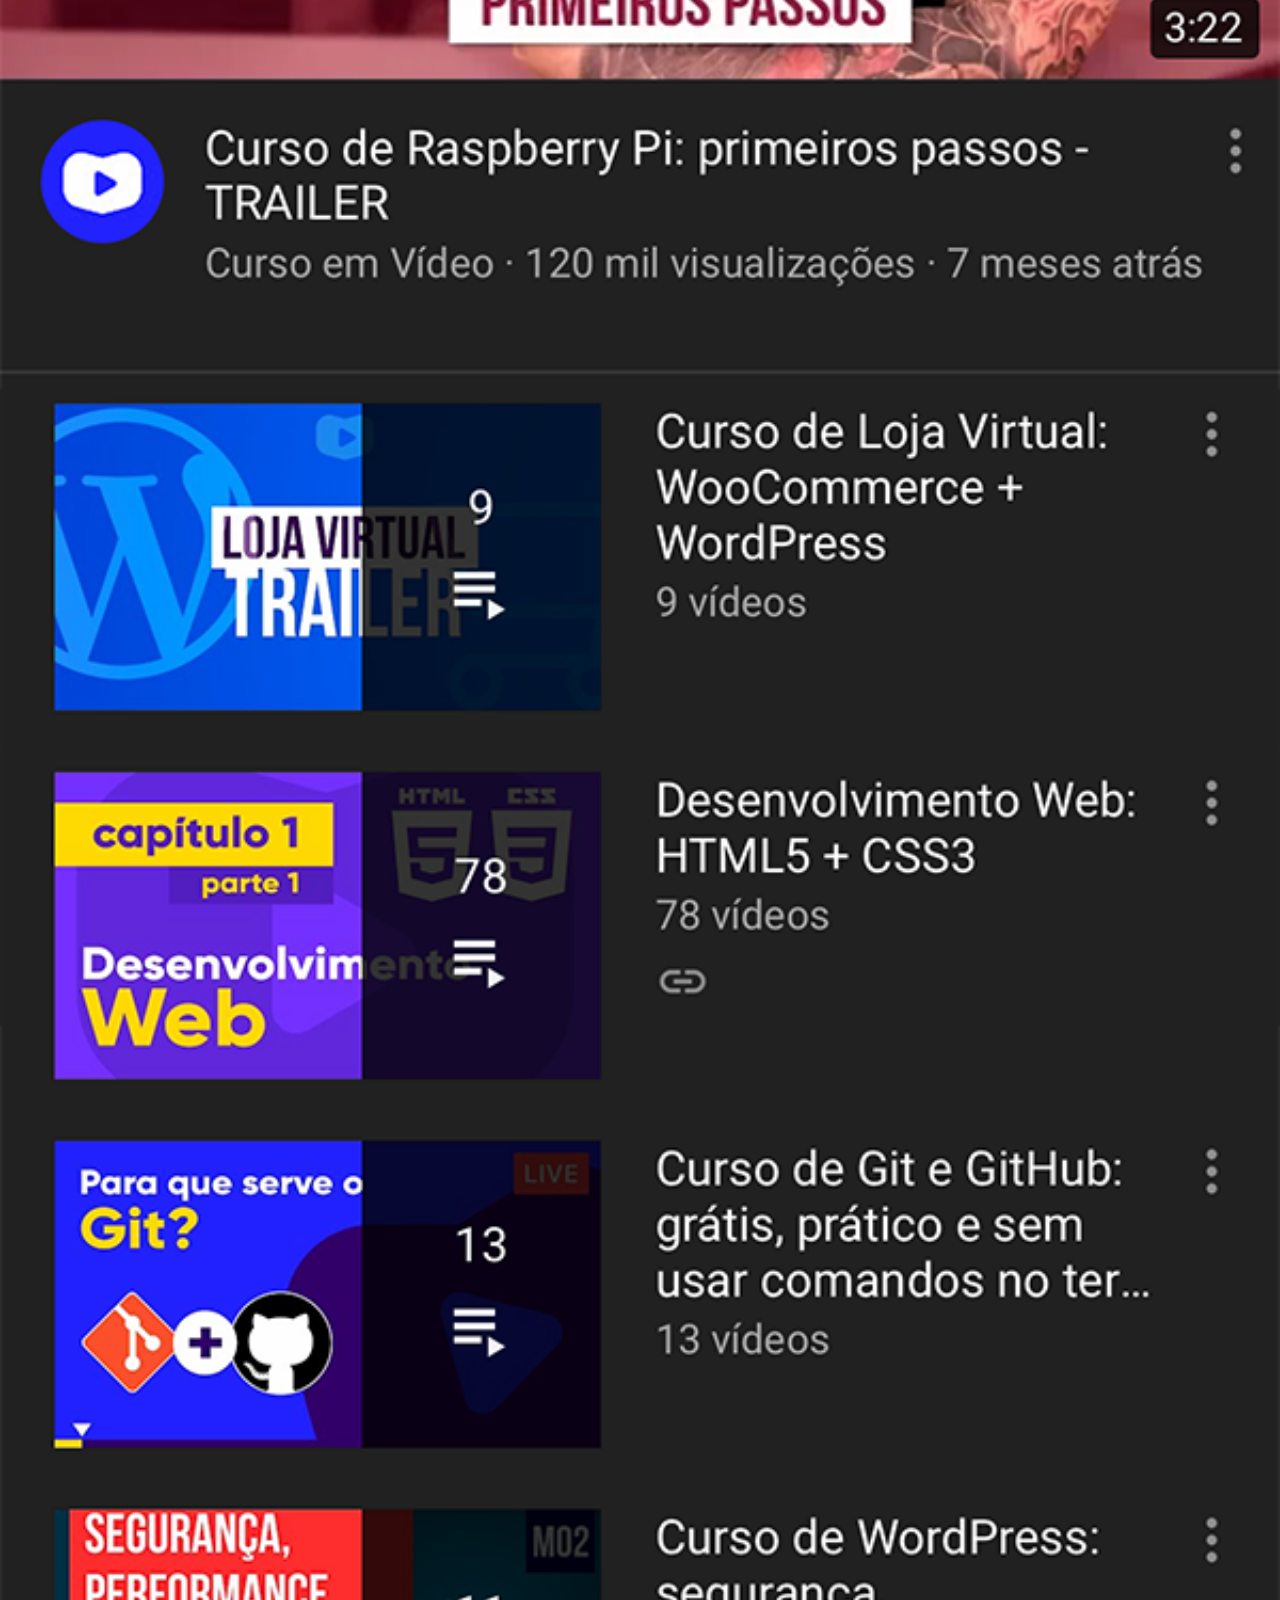
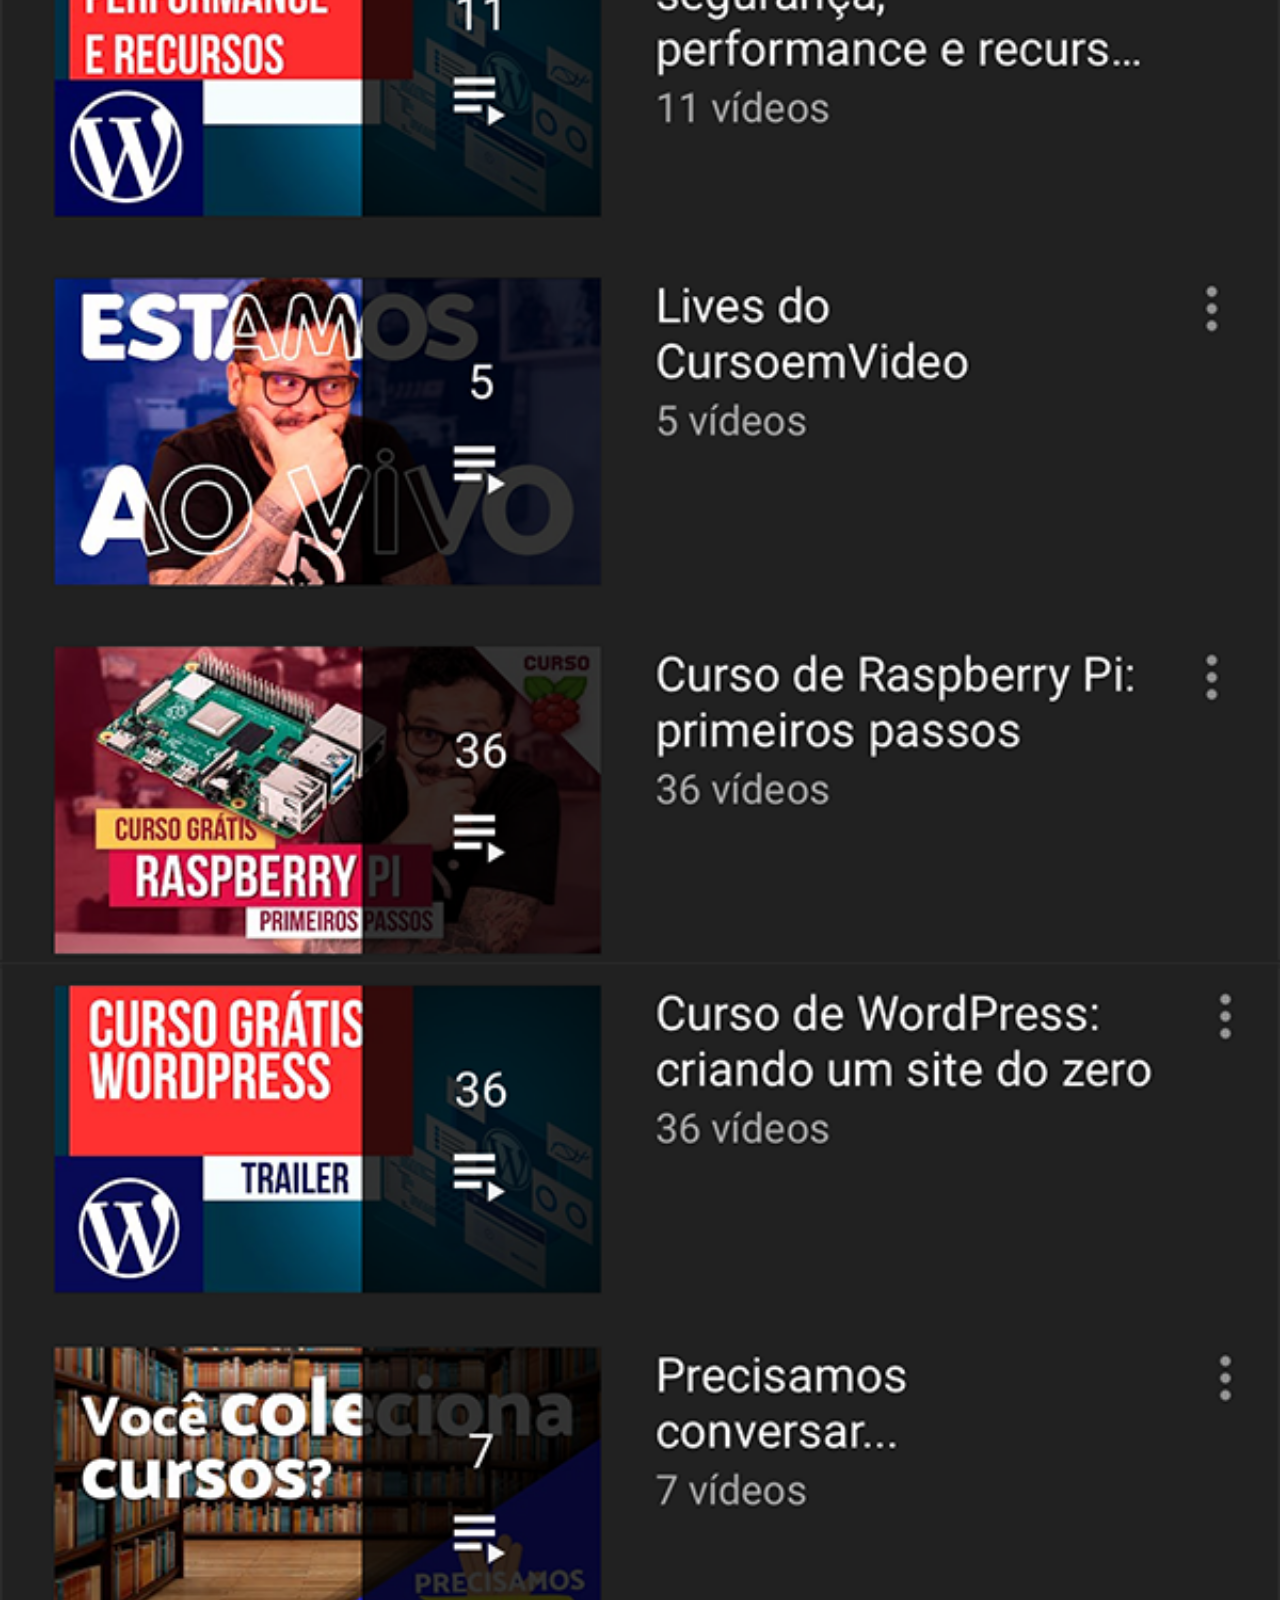
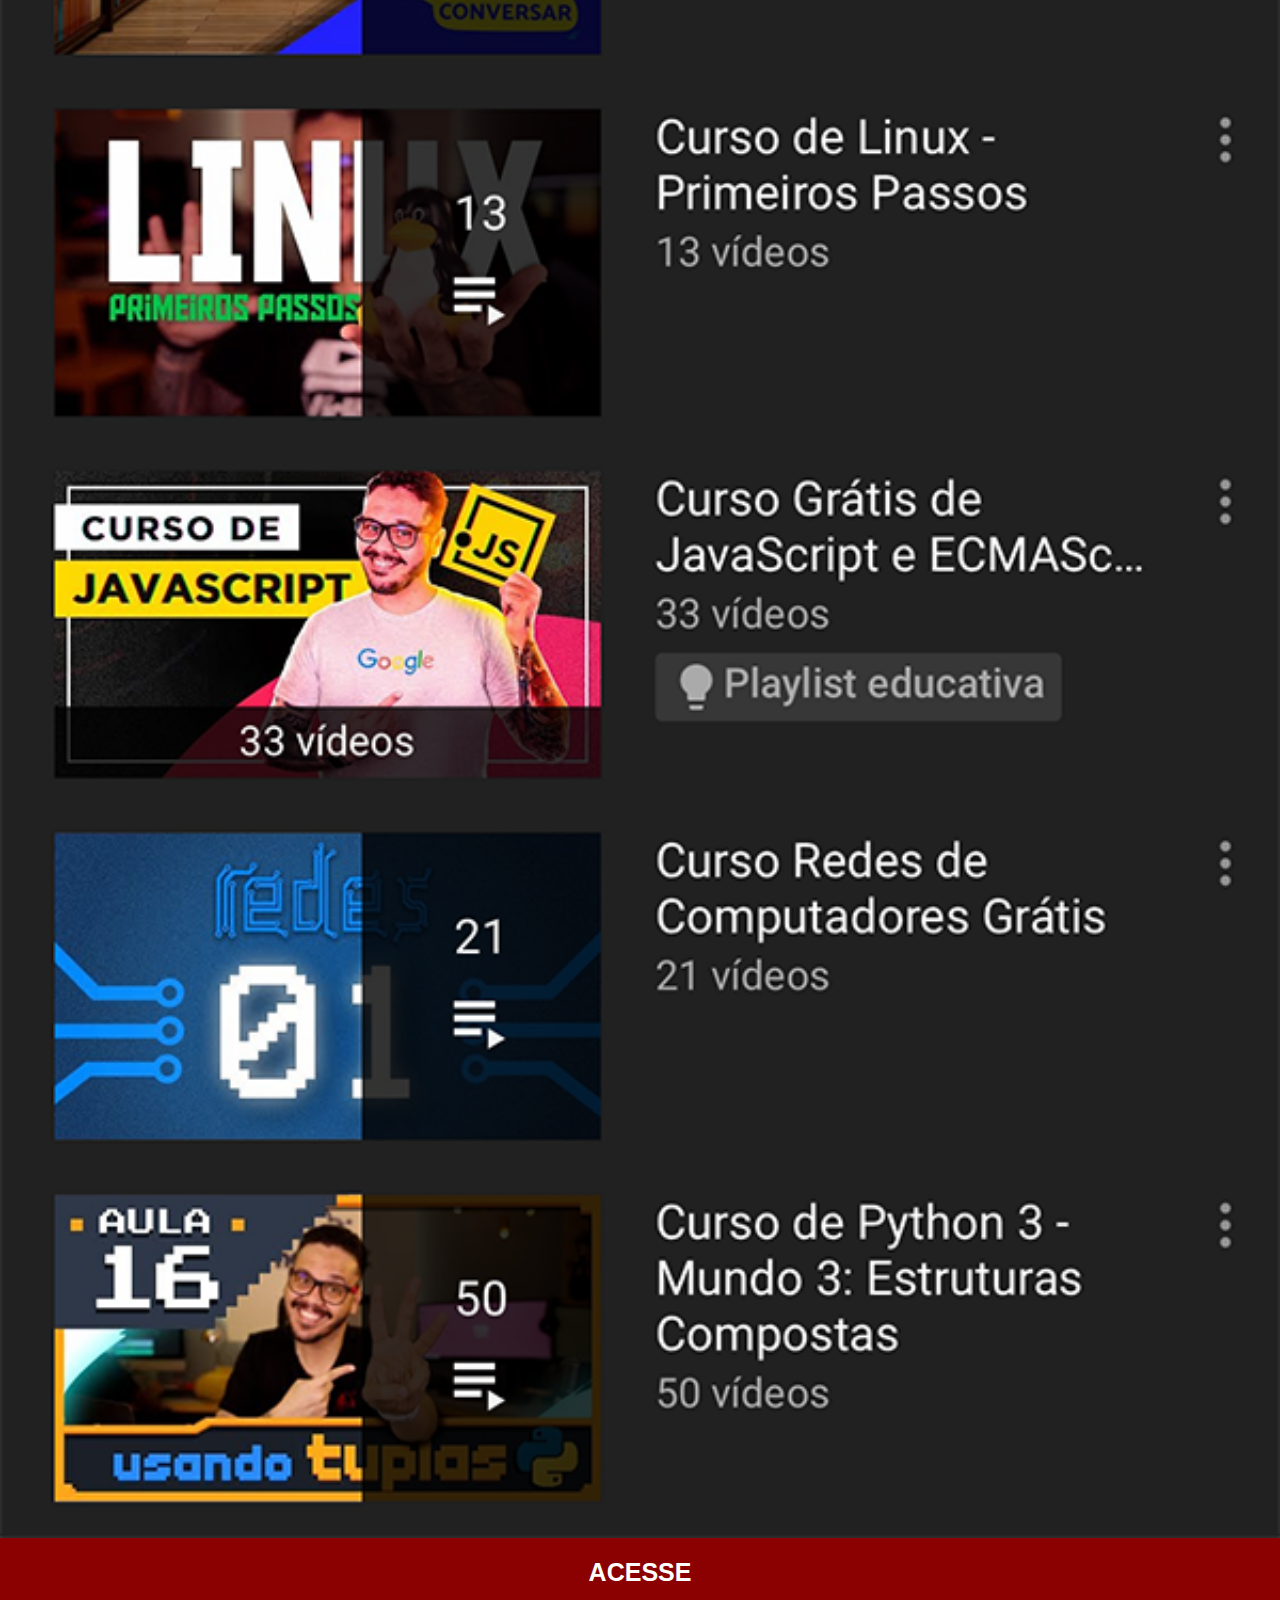
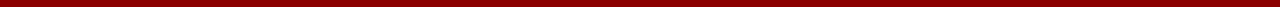
<file: youtube.html>
<!DOCTYPE html>
<html lang="pt-br">
<head>
    <meta charset="UTF-8">
    <meta http-equiv="X-UA-Compatible" content="IE=edge">
    <meta name="viewport" content="width=device-width, initial-scale=1.0">
    <title>YouTube</title>
    <style>
         *
        {
            margin: 0px;
            padding: 0px;
            font-family: Arial, Helvetica, sans-serif;
        }
        ::-webkit-scrollbar
        {
            width: 0px;
            height: 0px;
        }
        body
        {
            
        }
        img
        {
            display: block;
            margin: auto;
            width: 100%;
            height: 100%;
        }
        div
        {
            text-align: center;
            padding: 20px;
            font-size: 25px;
            font-weight: bolder;
            background-color: darkred;
        }
        a
        {
            color: white;
            text-decoration: none;
            box-sizing: content-box;
        }
        div:hover
        {
            background-color: rgb(170, 0, 0);
            transition-duration: 0.3s;
        }
    </style>
</head>
<body>
    <img src="imagens/tela-youtube.png" alt="YouTube">
        <a href="https://www.youtube.com/c/CursoemV%C3%ADdeo" target="_blank" rel="external">
            <div>
                <p>ACESSE</p>
            </div>
        </a>
</body>
</html>
</file>
<file: estilos/index.css>
@charset "UTF-8";

*
{
    margin: 0px;
    padding: 0px;
    font-family: Arial, Helvetica, sans-serif;
}
html, body
{
    height: 100vh;
    width: 96vw;
    background-color: black;
    background-image: url(../imagens/fundo-madeira.jpg);
    background-size: cover;
    background-repeat: no-repeat;
    background-attachment: fixed;
}
main
{
    height: 100vh;
    position: relative;
}
section#telefone
{
    position: absolute;
    height: 627px;
    width: 311px;
    top: 50%;
    left: 50%;
    transform: translate(-50%, -50%);
    background-image: url('../imagens/frame-iphone.png');
    background-repeat: no-repeat;
}
iframe
{
    position: absolute;
    top: 50.4%;
    left: 50.2%;
    transform: translate(-50%, -50%);
    height: 470px;
    width: 267px;
    overflow-y: hidden;
}
section#redes-sociais
{
    text-align: right;
}
section#redes-sociais > a > img
{
    height: 50px;
    width: 50px;
    margin: 10px;
    border-radius: 50%;
    box-shadow: 2px 2px 5px solid rgb(0, 0, 0);
    box-sizing: border-box;
}
section#redes-sociais > a > img:hover
{
    border: 2px solid rgba(255, 255, 255, 0.541);
    transform: translate(-5%, -5%);
    transition:transform 0.3s;
    box-shadow: 5px 5px 10px solid rgb(0, 0, 0);
}
</file>
